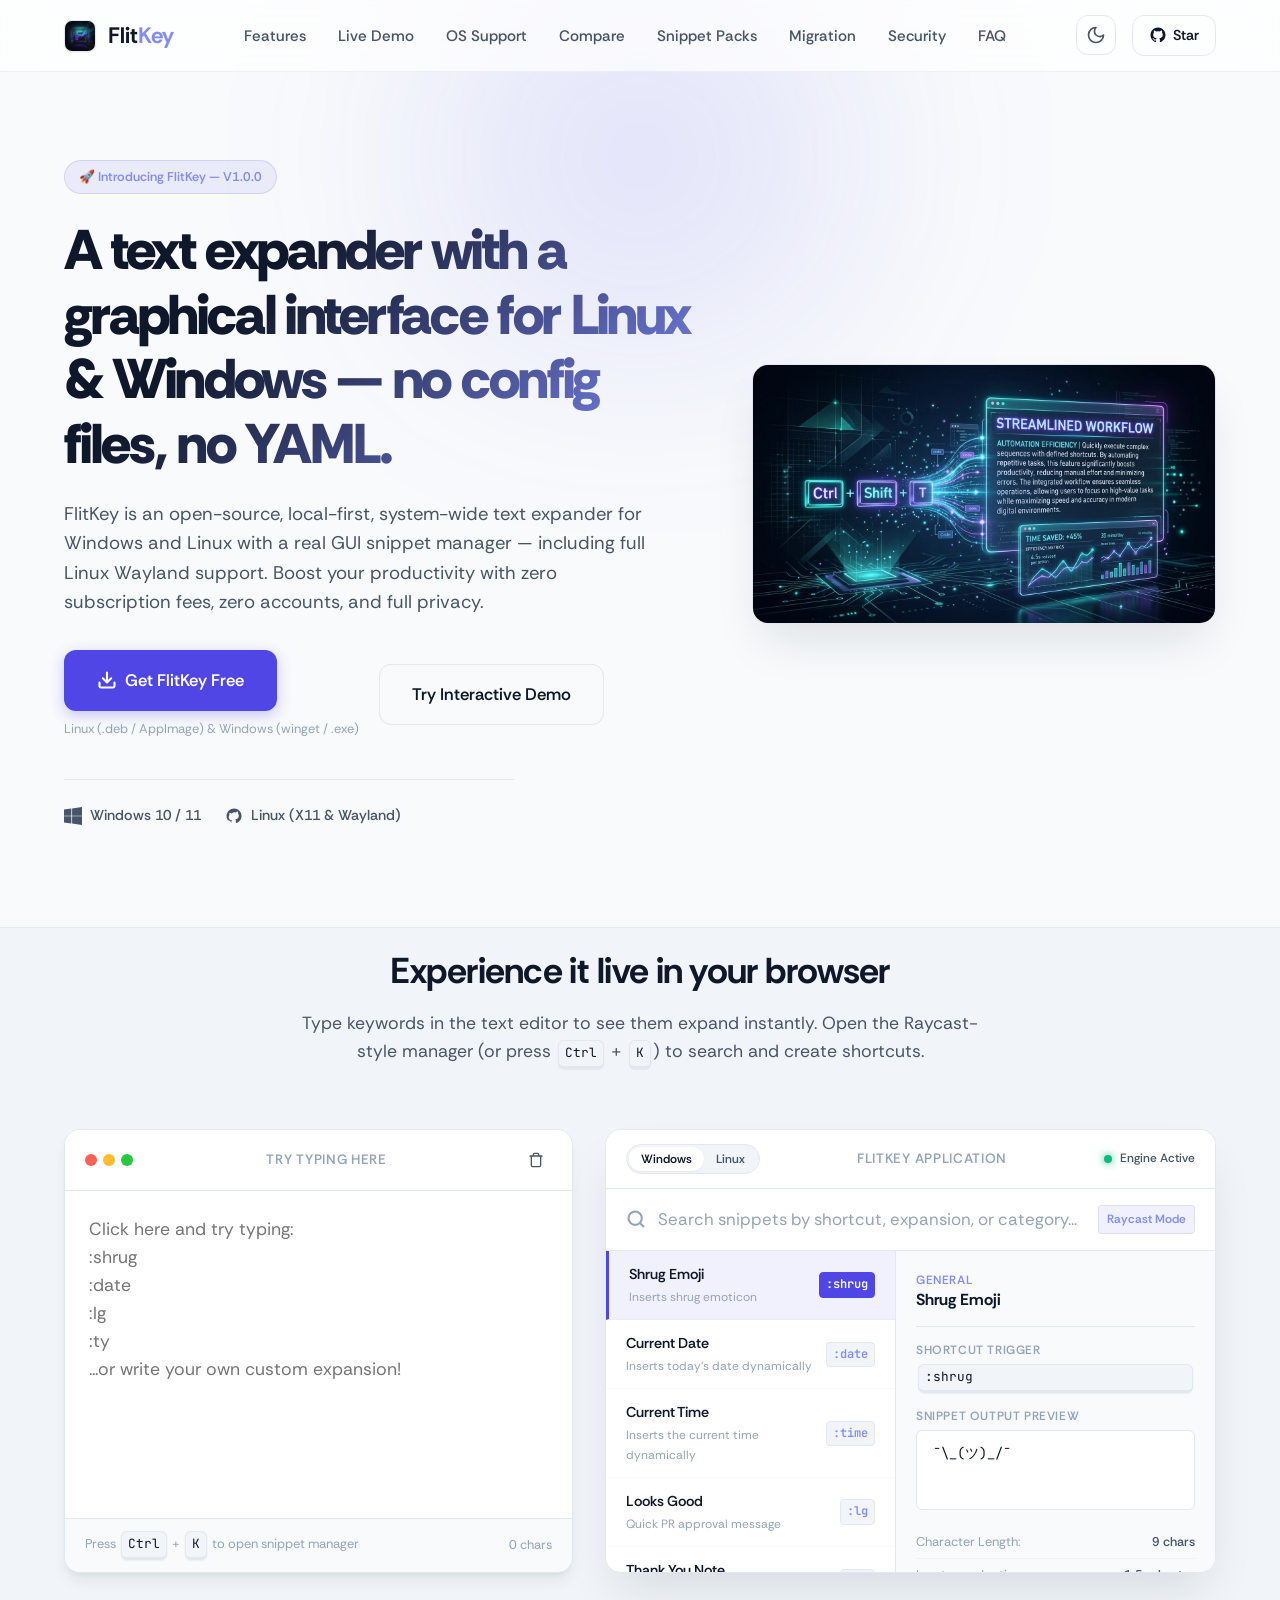
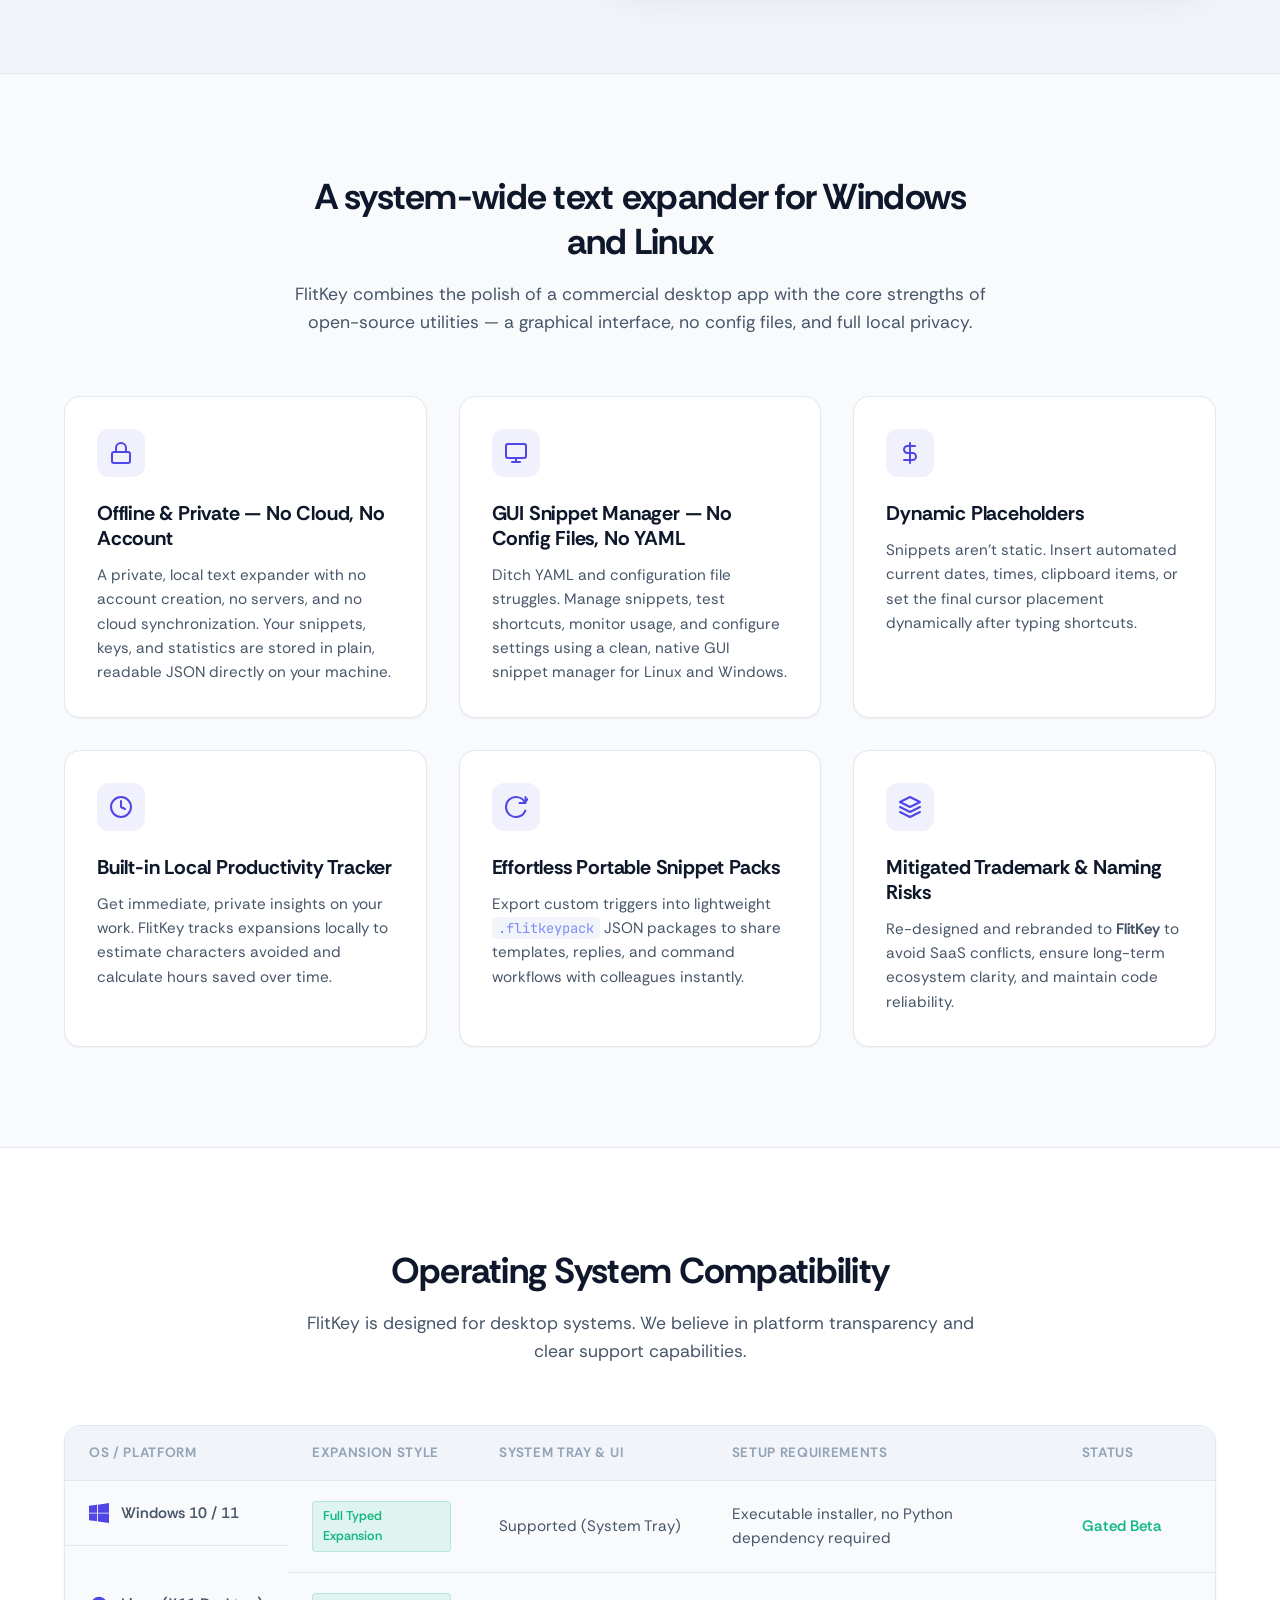
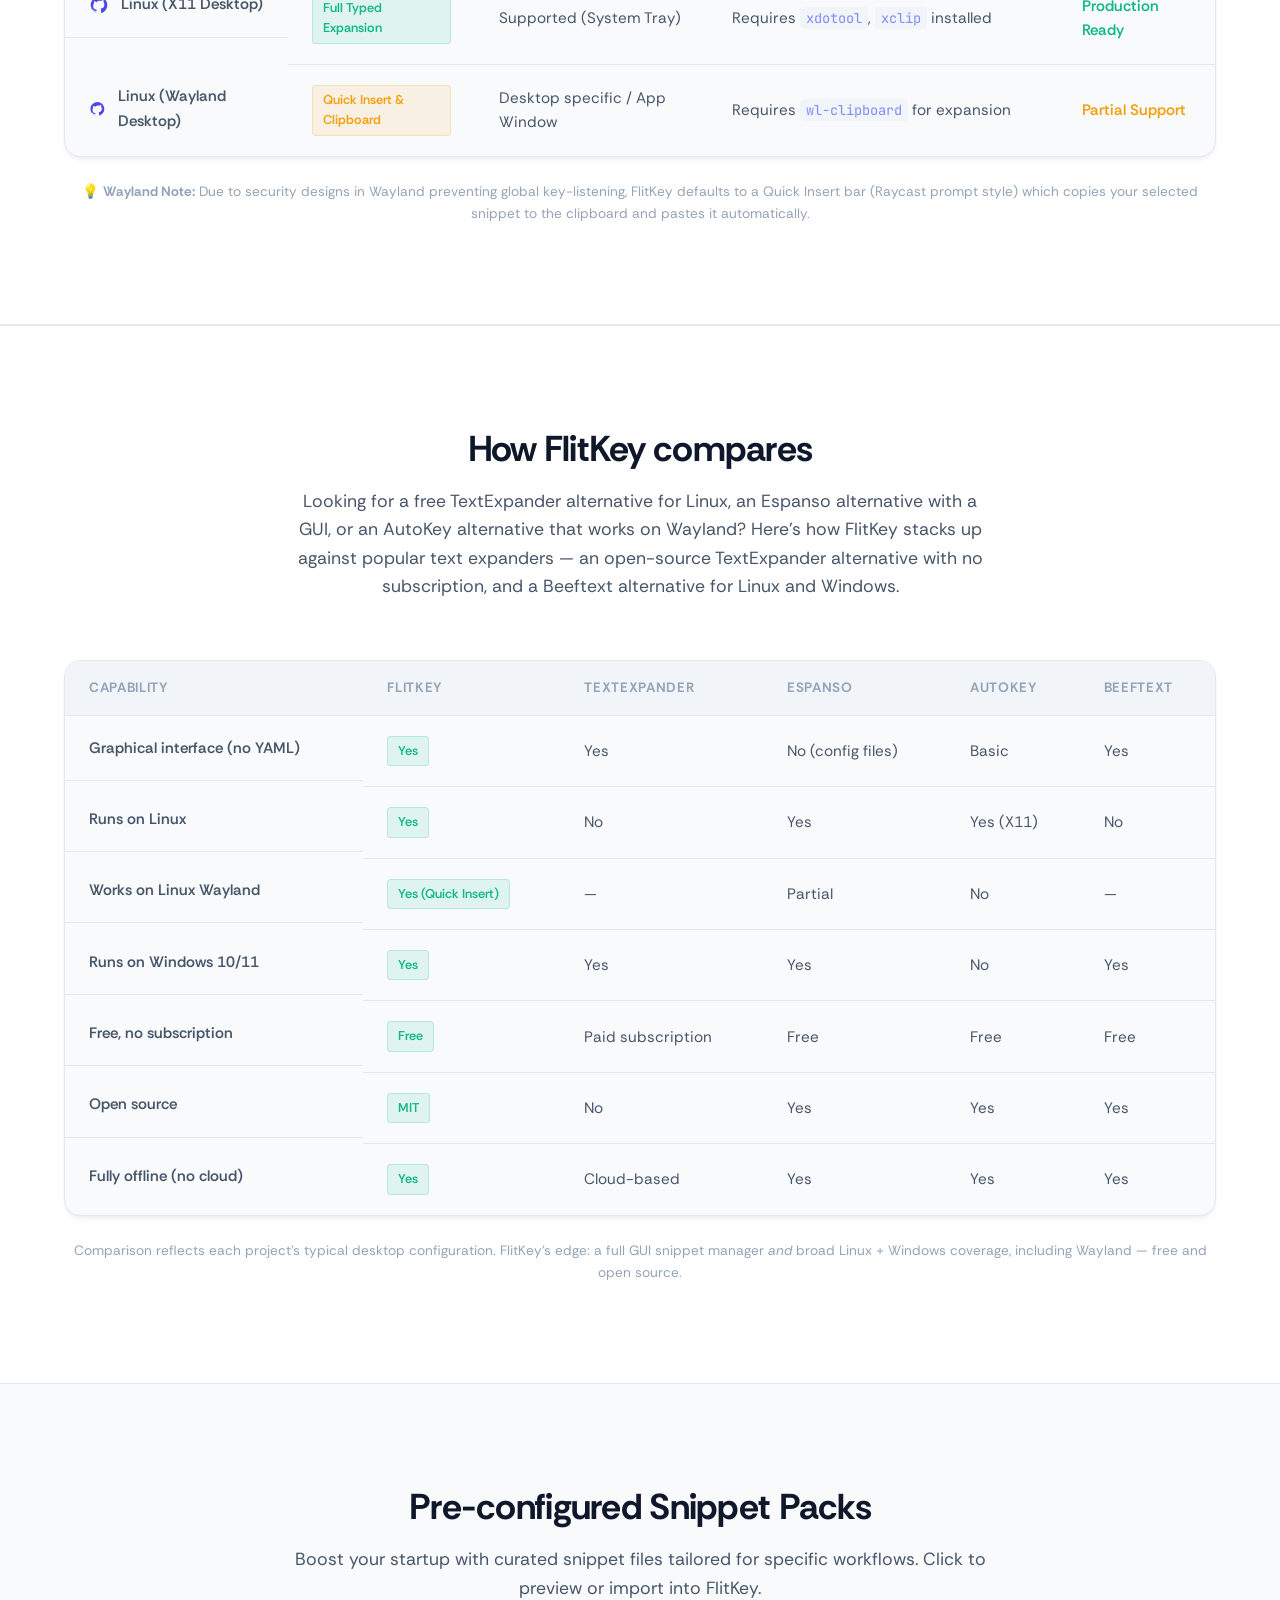
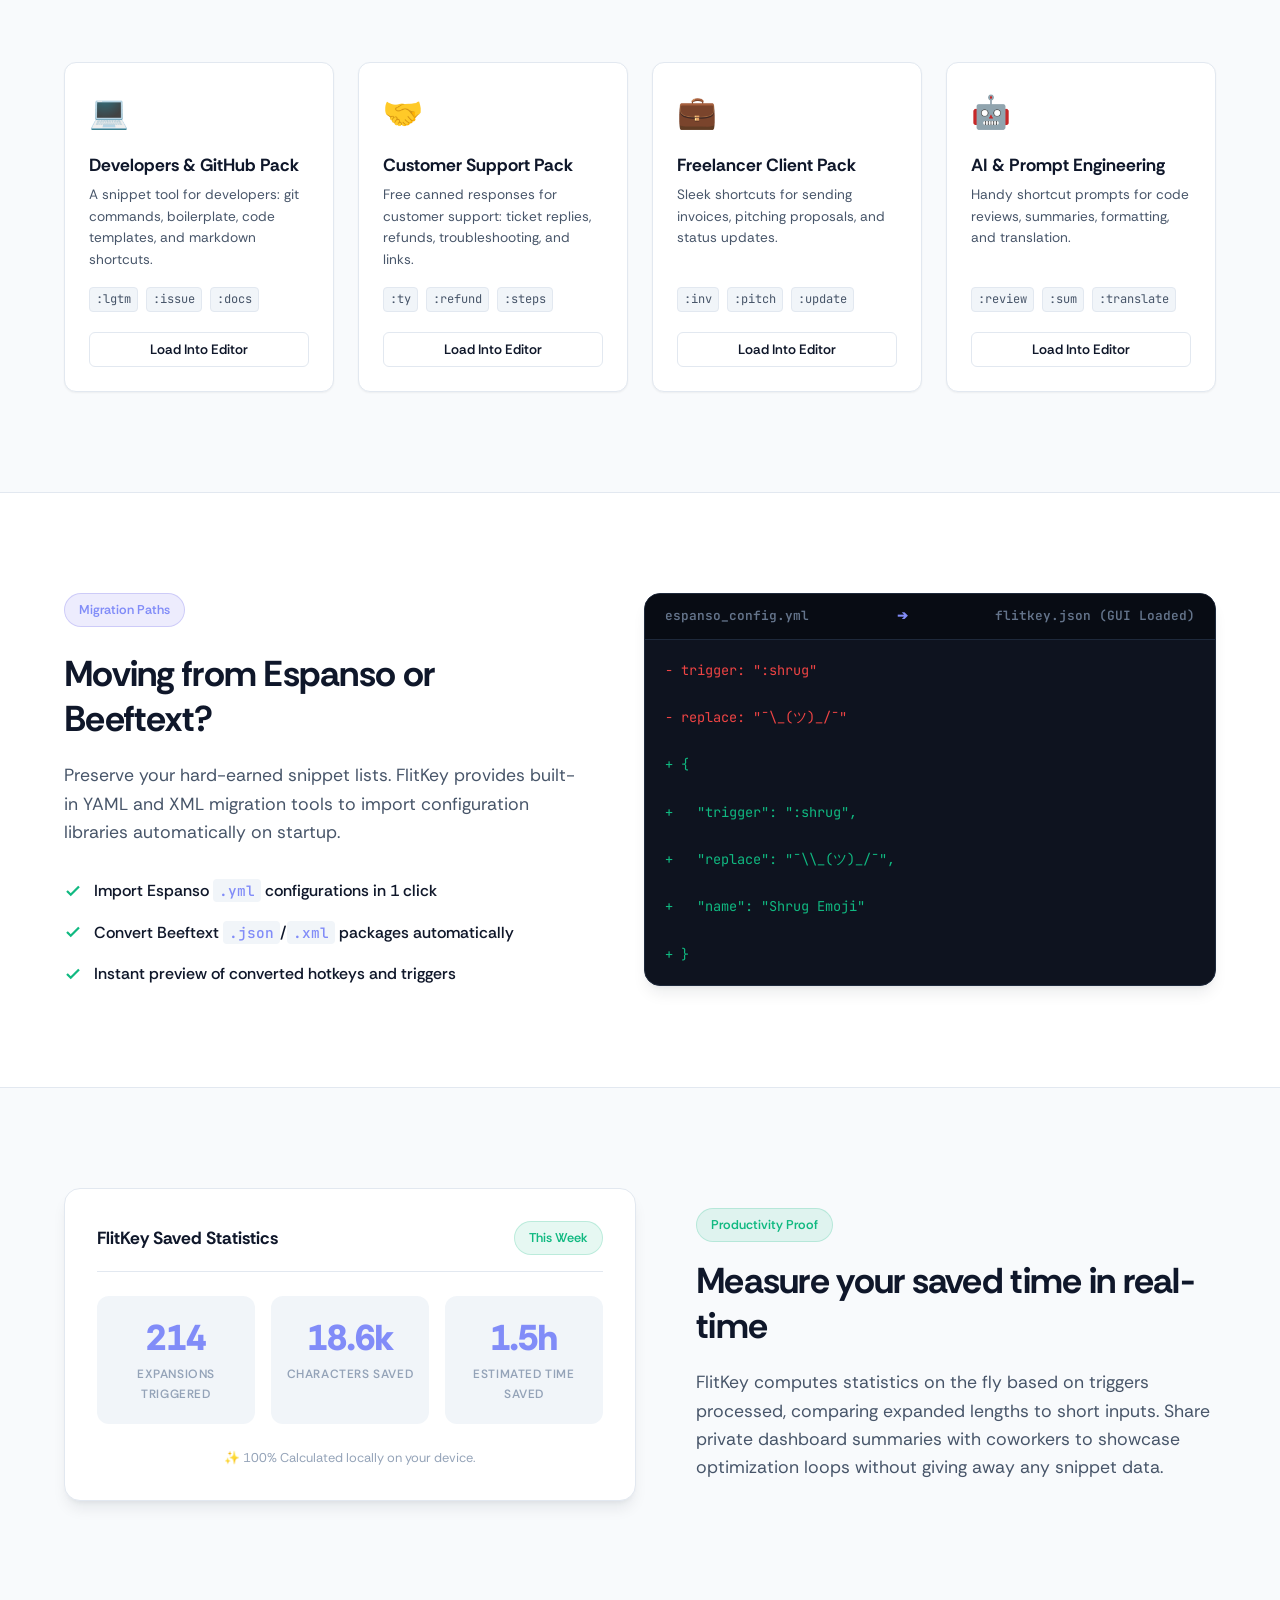
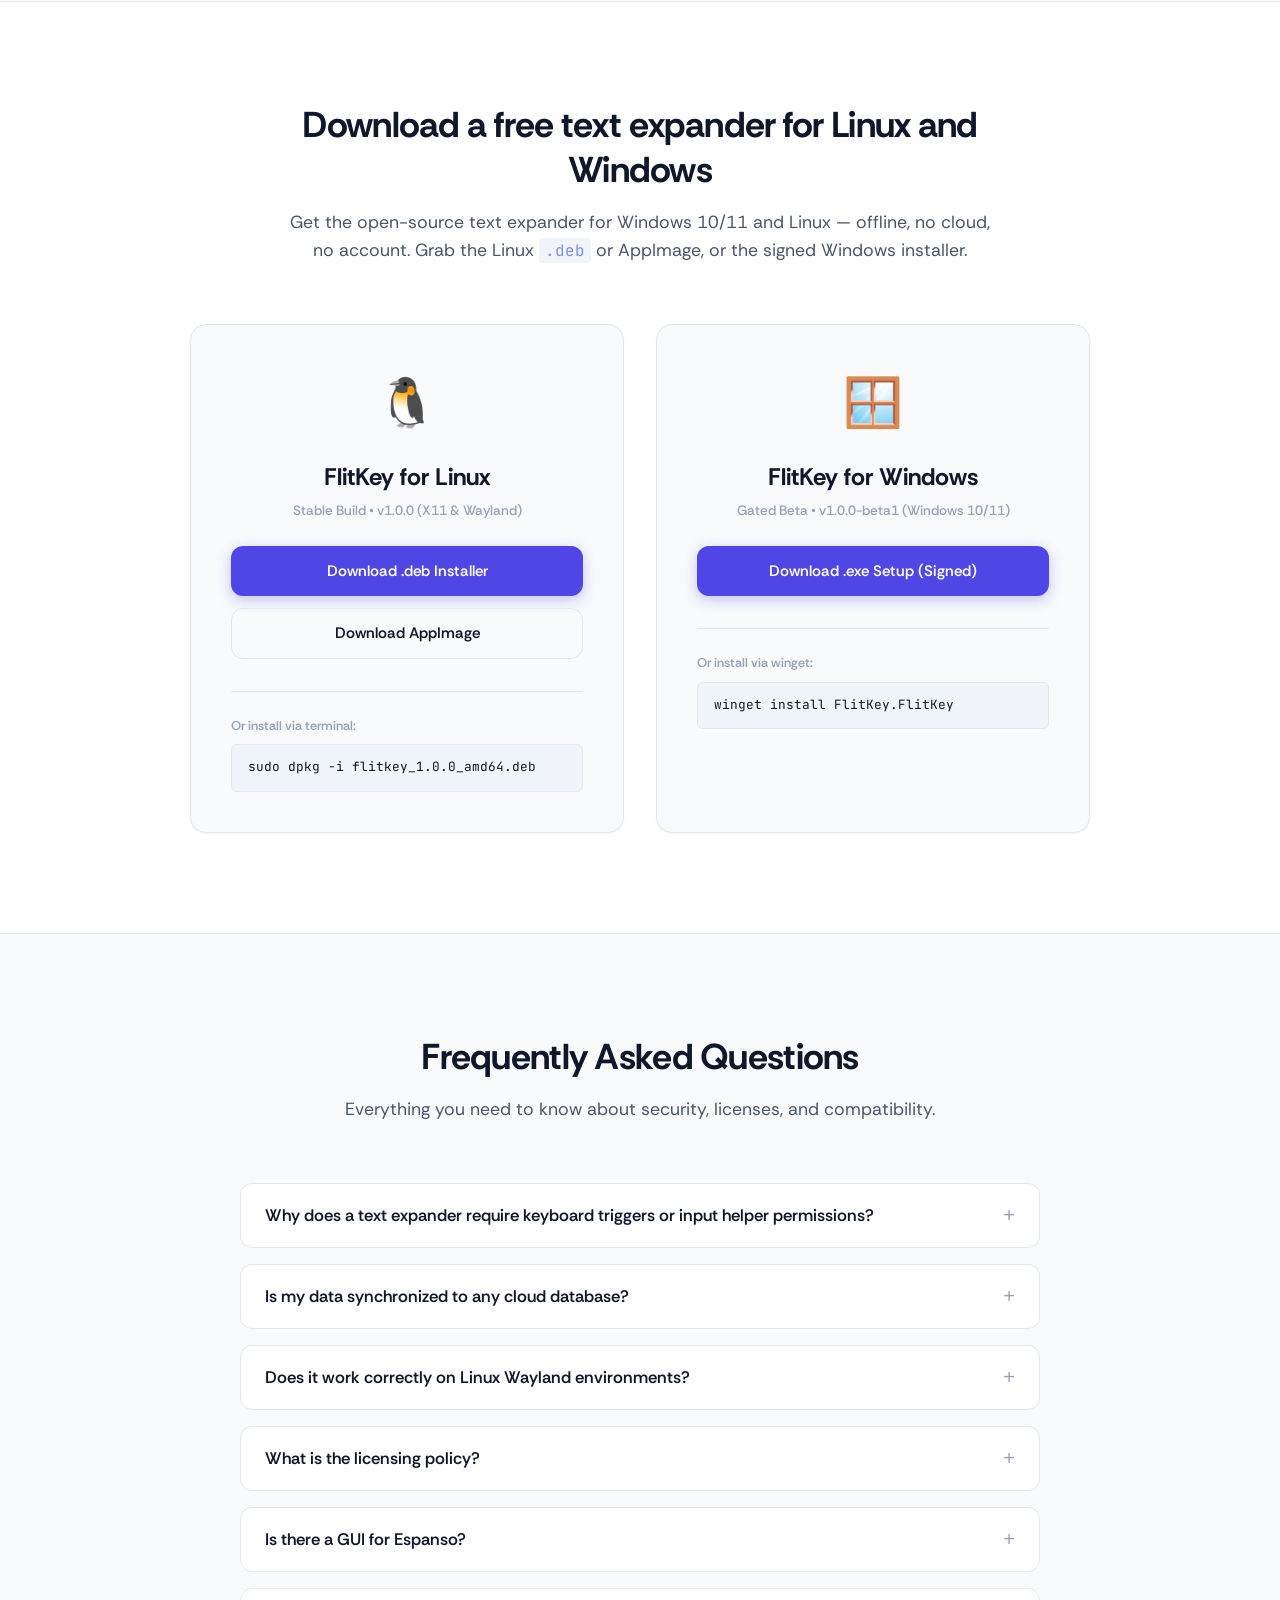
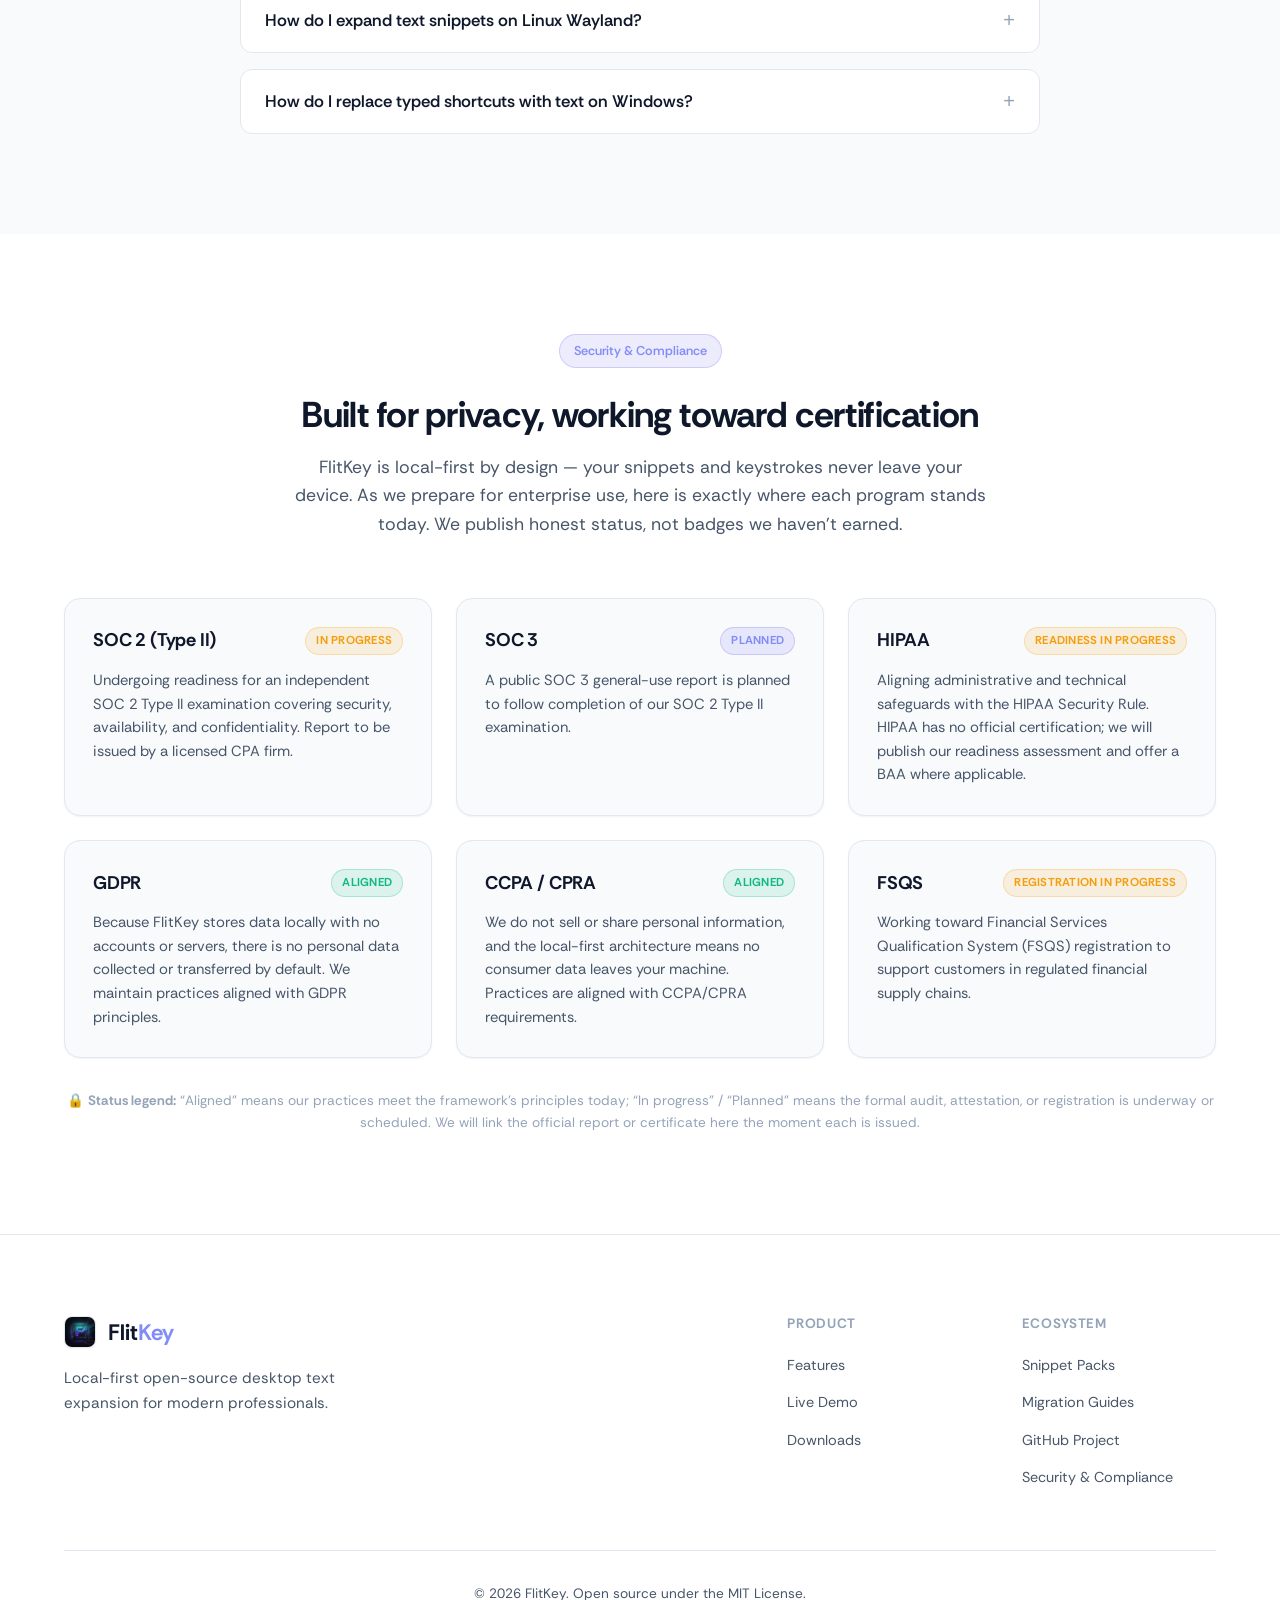
<file: flitkey-website/index.html>
<!DOCTYPE html>
<html lang="en">
<head>
  <meta charset="UTF-8">
  <meta name="viewport" content="width=device-width, initial-scale=1.0">
  <title>FlitKey — Free Open-Source Text Expander for Windows &amp; Linux</title>
  <meta name="description" content="FlitKey is a free TextExpander alternative for Linux and Windows — an open-source, local-first text expander with a graphical interface (no config files, no YAML). A great Espanso alternative with a GUI and an AutoKey alternative that works on Wayland. No subscription, no account, fully offline.">
  <meta name="keywords" content="free TextExpander alternative for Linux, espanso alternative with a GUI, AutoKey alternative that works on Wayland, open-source TextExpander alternative no subscription, Beeftext alternative for Linux and Windows, text expander with a graphical interface for Linux, text expander without config files, text expander for Linux Wayland, GUI snippet manager for Linux, system-wide text expander for Windows and Linux, free text expander for Linux and Windows, open-source text expander for Windows 10/11, offline text expander no cloud, private local text expander">
  <meta name="author" content="FlitKey">
  <meta name="robots" content="index, follow, max-image-preview:large">
  <meta name="theme-color" content="#4f46e5" media="(prefers-color-scheme: light)">
  <meta name="theme-color" content="#0f172a" media="(prefers-color-scheme: dark)">
  <link rel="canonical" href="https://flitkey.app/">

  <!-- Open Graph / Facebook -->
  <meta property="og:type" content="website">
  <meta property="og:site_name" content="FlitKey">
  <meta property="og:url" content="https://flitkey.app/">
  <meta property="og:title" content="FlitKey — Free Open-Source Text Expander for Windows &amp; Linux">
  <meta property="og:description" content="A free, open-source, local-first text expander with a graphical snippet manager for Windows and Linux. No accounts, no subscription, no cloud — a private TextExpander alternative.">
  <meta property="og:image" content="https://flitkey.app/assets/hero.jpg">
  <meta property="og:image:alt" content="FlitKey desktop text expander interface">
  <meta property="og:locale" content="en_US">

  <!-- Twitter -->
  <meta name="twitter:card" content="summary_large_image">
  <meta name="twitter:title" content="FlitKey — Free Open-Source Text Expander for Windows &amp; Linux">
  <meta name="twitter:description" content="A free, open-source, local-first text expander for Windows and Linux. No accounts, no subscription, no cloud.">
  <meta name="twitter:image" content="https://flitkey.app/assets/hero.jpg">

  <!-- Favicon -->
  <link rel="icon" type="image/svg+xml" href="data:image/svg+xml,<svg xmlns=%22http://www.w3.org/2000/svg%22 viewBox=%220 0 100 100%22><rect width=%22100%22 height=%22100%22 rx=%2220%22 fill=%22%234f46e5%22/><text y=%2270%22 x=%2216%22 font-family=%22system-ui%22 font-size=%2256%22 font-weight=%22bold%22 fill=%22white%22>FK</text></svg>">
  
  <!-- Fonts -->
  <link rel="preconnect" href="https://fonts.googleapis.com">
  <link rel="preconnect" href="https://fonts.gstatic.com" crossorigin>
  <link href="https://fonts.googleapis.com/css2?family=JetBrains+Mono:wght@400;500;600&family=Plus+Jakarta+Sans:wght@300;400;500;600;700;800&family=Rethink+Sans:wght@400;500;600;700;800&family=Space+Grotesk:wght@400;500;600;700;800&display=swap" rel="stylesheet">
  
  <!-- Preload the hero image (LCP) -->
  <link rel="preload" as="image" href="assets/hero.jpg" fetchpriority="high">

  <!-- Dark mode prevention of FOUC -->
  <meta name="color-scheme" content="light dark">
  <script>
    {
      const savedTheme = localStorage.getItem("color-scheme");
      if (savedTheme) {
        document.documentElement.setAttribute("data-theme", savedTheme);
      } else if (window.matchMedia("(prefers-color-scheme: dark)").matches) {
        document.documentElement.setAttribute("data-theme", "dark");
      } else {
        document.documentElement.setAttribute("data-theme", "light");
      }
    }
  </script>

  <!-- Stylesheet -->
  <link rel="stylesheet" href="style.css">

  <!-- Structured Data -->
  <script type="application/ld+json">
  {
    "@context": "https://schema.org",
    "@graph": [
      {
        "@type": "SoftwareApplication",
        "name": "FlitKey",
        "operatingSystem": "Windows 10, Windows 11, Linux",
        "applicationCategory": "UtilitiesApplication",
        "description": "FlitKey is a free, open-source, local-first desktop text expander with a graphical snippet manager for Windows and Linux. It expands keyboard shortcuts into full text snippets without accounts, subscriptions, or cloud sync.",
        "url": "https://flitkey.app/",
        "downloadUrl": "https://github.com/swarajnandedkar/FlitKey/releases",
        "softwareVersion": "1.0.0",
        "license": "https://opensource.org/licenses/MIT",
        "isAccessibleForFree": true,
        "offers": {
          "@type": "Offer",
          "price": "0",
          "priceCurrency": "USD"
        }
      },
      {
        "@type": "FAQPage",
        "mainEntity": [
          {
            "@type": "Question",
            "name": "Is my data synchronized to any cloud database?",
            "acceptedAnswer": {
              "@type": "Answer",
              "text": "No. FlitKey stores snippets, history, and preferences locally in plain-text JSON within your local system directory. We do not run synchronization servers, nor do we require an account."
            }
          },
          {
            "@type": "Question",
            "name": "Does FlitKey work on Linux Wayland environments?",
            "acceptedAnswer": {
              "@type": "Answer",
              "text": "Yes. Because Wayland restricts system-wide key monitoring for security, FlitKey uses a Quick Insert command bar on Wayland: press the hotkey, search a snippet, press Enter, and it is inserted via the clipboard."
            }
          },
          {
            "@type": "Question",
            "name": "What is the licensing policy?",
            "acceptedAnswer": {
              "@type": "Answer",
              "text": "FlitKey is licensed under the MIT License. The code is 100% open-source and free to inspect, package, fork, or contribute to on GitHub."
            }
          },
          {
            "@type": "Question",
            "name": "Is FlitKey a free alternative to TextExpander?",
            "acceptedAnswer": {
              "@type": "Answer",
              "text": "Yes. FlitKey is a free, open-source, local-first alternative to subscription text expanders. It works offline with no accounts and no monthly fees."
            }
          },
          {
            "@type": "Question",
            "name": "Is there a GUI for Espanso?",
            "acceptedAnswer": {
              "@type": "Answer",
              "text": "Espanso is configured through YAML files rather than a graphical interface. FlitKey is an Espanso alternative with a full GUI snippet manager and can import existing Espanso .yml files on startup."
            }
          },
          {
            "@type": "Question",
            "name": "How do I expand text snippets on Linux Wayland?",
            "acceptedAnswer": {
              "@type": "Answer",
              "text": "On Wayland, global key monitoring is restricted, so FlitKey uses a Quick Insert command bar: press your hotkey, search the snippet, and press Enter to insert it via the clipboard. This makes FlitKey an AutoKey alternative that works on Wayland."
            }
          },
          {
            "@type": "Question",
            "name": "How do I replace typed shortcuts with text on Windows?",
            "acceptedAnswer": {
              "@type": "Answer",
              "text": "Install FlitKey for Windows 10/11, define a shortcut and its expansion in the GUI, and FlitKey listens system-wide to instantly replace the shortcut with the full text in any app — offline, with no account."
            }
          }
        ]
      },
      {
        "@type": "Organization",
        "name": "FlitKey",
        "url": "https://flitkey.app/",
        "logo": "https://flitkey.app/assets/logo.jpg"
      }
    ]
  }
  </script>
</head>
<body>
  <a href="#main-content" class="skip-link">Skip to main content</a>

  <!-- Header -->
  <header id="site-header">
    <div class="header-container">
      <a href="#" class="logo">
        <img src="assets/logo.jpg" alt="FlitKey logo" class="logo-img" width="512" height="512" decoding="async">
        <span class="logo-text">Flit<span>Key</span></span>
      </a>

      <nav id="site-nav" aria-label="Main Navigation">
        <ul>
          <li><a href="#features">Features</a></li>
          <li><a href="#demo">Live Demo</a></li>
          <li><a href="#compatibility">OS Support</a></li>
          <li><a href="#compare">Compare</a></li>
          <li><a href="#packs">Snippet Packs</a></li>
          <li><a href="#migration">Migration</a></li>
          <li><a href="#compliance">Security</a></li>
          <li><a href="#faq">FAQ</a></li>
        </ul>
      </nav>

      <div class="header-actions">
        <!-- Theme Toggle -->
        <button id="theme-toggle" class="theme-toggle-btn" aria-label="Toggle light/dark theme">
          <svg class="sun-icon" xmlns="http://www.w3.org/2000/svg" viewBox="0 0 24 24" fill="none" stroke="currentColor" stroke-width="2" stroke-linecap="round" stroke-linejoin="round">
            <circle cx="12" cy="12" r="4"></circle>
            <path d="M12 2v2M12 20v2M4.93 4.93l1.41 1.41M17.66 17.66l1.41 1.41M2 12h2M20 12h2M6.34 17.66l-1.41 1.41M19.07 4.93l-1.41 1.41"></path>
          </svg>
          <svg class="moon-icon" xmlns="http://www.w3.org/2000/svg" viewBox="0 0 24 24" fill="none" stroke="currentColor" stroke-width="2" stroke-linecap="round" stroke-linejoin="round">
            <path d="M12 3a6 6 0 0 0 9 9 9 9 0 1 1-9-9Z"></path>
          </svg>
        </button>
        
        <a href="https://github.com/swarajnandedkar/FlitKey" class="btn btn-outline github-btn" target="_blank" rel="noopener">
          <svg class="github-icon" viewBox="0 0 24 24" fill="currentColor">
            <path d="M12 2C6.477 2 2 6.477 2 12c0 4.42 2.865 8.166 6.839 9.489.5.092.682-.217.682-.482 0-.237-.008-.866-.013-1.7-2.782.603-3.369-1.34-3.369-1.34-.454-1.156-1.11-1.462-1.11-1.462-.908-.62.069-.608.069-.608 1.003.07 1.531 1.03 1.531 1.03.892 1.529 2.341 1.087 2.91.832.092-.647.35-1.088.636-1.338-2.22-.253-4.555-1.11-4.555-4.943 0-1.091.39-1.984 1.029-2.683-.103-.253-.446-1.27.098-2.647 0 0 .84-.269 2.75 1.025A9.564 9.564 0 0112 6.844c.85.004 1.705.115 2.504.337 1.909-1.294 2.747-1.025 2.747-1.025.546 1.377.203 2.394.1 2.647.64.699 1.028 1.592 1.028 2.683 0 3.842-2.339 4.687-4.566 4.935.359.309.678.919.678 1.852 0 1.336-.012 2.415-.012 2.743 0 .267.18.579.688.481C19.137 20.162 22 16.418 22 12c0-5.523-4.477-10-10-10z"/>
          </svg>
          <span>Star</span>
        </a>
      </div>
    </div>
  </header>

  <main id="main-content">
  <!-- Hero Section -->
  <section id="hero" class="hero-section">
    <div class="glow-bg"></div>
    <div class="container">
      <div class="hero-grid-container">
        <div class="hero-text-side">
          <span class="badge">🚀 Introducing FlitKey — V1.0.0</span>
          <h1 class="hero-title">A text expander with a graphical interface for Linux &amp; Windows — no config files, no YAML.</h1>
          <p class="hero-lead">
            FlitKey is an open-source, local-first, system-wide text expander for Windows and Linux with a real GUI snippet manager — including full Linux Wayland support. Boost your productivity with zero subscription fees, zero accounts, and full privacy.
          </p>
          
          <div class="hero-ctas">
            <div class="download-group">
              <a href="#downloads" class="btn btn-primary btn-large">
                <svg xmlns="http://www.w3.org/2000/svg" viewBox="0 0 24 24" fill="none" stroke="currentColor" stroke-width="2.5" stroke-linecap="round" stroke-linejoin="round" class="btn-icon">
                  <path d="M21 15v4a2 2 0 0 1-2 2H5a2 2 0 0 1-2-2v-4M7 10l5 5 5-5M12 15V3"/>
                </svg>
                <span>Get FlitKey Free</span>
              </a>
              <span class="download-sub">Linux (.deb / AppImage) & Windows (winget / .exe)</span>
            </div>
            <a href="#demo" class="btn btn-outline btn-large">
              <span>Try Interactive Demo</span>
            </a>
          </div>

          <div class="os-icons">
            <span class="os-item active-os" id="os-badge-windows">
              <svg class="os-icon" viewBox="0 0 24 24" fill="currentColor">
                <path d="M0 3.449L9.75 2.1v9.45H0V3.449zM0 12.45h9.75v9.45L0 20.551v-8.102zM10.8 1.95L24 0v11.55H10.8V1.95zM10.8 12.45H24v11.55l-13.2-1.95v-9.6z"/>
              </svg>
              Windows 10 / 11
            </span>
            <span class="os-item active-os" id="os-badge-linux">
              <svg class="os-icon" viewBox="0 0 24 24" fill="currentColor">
                <path d="M12 2a10 10 0 0 0-3.327 19.435c.162.03.222-.07.222-.156 0-.077-.003-.28-.005-.55-2.782.603-3.369-1.34-3.369-1.34-.454-1.156-1.11-1.462-1.11-1.462-.908-.62.069-.608.069-.608 1.003.07 1.531 1.03 1.531 1.03.892 1.529 2.341 1.087 2.91.832.092-.647.35-1.088.636-1.338-2.22-.253-4.555-1.11-4.555-4.943 0-1.091.39-1.984 1.029-2.683-.103-.253-.446-1.27.098-2.647 0 0 .84-.269 2.75 1.025A9.564 9.564 0 0112 6.844c.85.004 1.705.115 2.504.337 1.909-1.294 2.747-1.025 2.747-1.025.546 1.377.203 2.394.1 2.647.64.699 1.028 1.592 1.028 2.683 0 3.842-2.339 4.687-4.566 4.935.359.309.678.919.678 1.852 0 1.336-.012 2.415-.012 2.743 0 .267.18.579.688.481C19.137 20.162 22 16.418 22 12c0-5.523-4.477-10-10-10z"/>
              </svg>
              Linux (X11 & Wayland)
            </span>
          </div>
        </div>
        <div class="hero-visual-side">
          <div class="hero-image-wrapper">
            <img src="assets/hero.jpg" alt="FlitKey desktop text expander snippet manager interface" class="hero-image" width="1376" height="768" fetchpriority="high" decoding="async">
            <div class="hero-image-glow"></div>
          </div>
        </div>
      </div>
    </div>
  </section>

  <!-- Interactive Demo / Raycast Launcher Simulator Section -->
  <section id="demo" class="demo-section">
    <div class="container">
      <div class="section-header">
        <h2>Experience it live in your browser</h2>
        <p>Type keywords in the text editor to see them expand instantly. Open the Raycast-style manager (or press <kbd>Ctrl</kbd> + <kbd>K</kbd>) to search and create shortcuts.</p>
      </div>

      <div class="demo-grid">
        <!-- Interactive Text Sandbox -->
        <div class="demo-panel sandbox-panel">
          <div class="panel-header">
            <div class="window-dots">
              <span class="dot red"></span>
              <span class="dot yellow"></span>
              <span class="dot green"></span>
            </div>
            <span class="panel-title">Try Typing Here</span>
            <div class="panel-actions">
              <button id="clear-sandbox" class="btn-icon-only" title="Clear text">
                <svg xmlns="http://www.w3.org/2000/svg" viewBox="0 0 24 24" fill="none" stroke="currentColor" stroke-width="2" stroke-linecap="round" stroke-linejoin="round" style="width: 16px; height: 16px;"><path d="M3 6h18M19 6v14c0 1-1 2-2 2H7c-1 0-2-1-2-2V6M8 6V4c0-1 1-2 2-2h4c1 0 2 1 2 2v2"></path></svg>
              </button>
            </div>
          </div>
          <div class="panel-body">
            <textarea id="demo-textarea" placeholder="Click here and try typing:
:shrug
:date
:lg
:ty
...or write your own custom expansion!"></textarea>
            
            <div class="editor-footer">
              <span class="shortcut-tip">Press <kbd>Ctrl</kbd> + <kbd>K</kbd> to open snippet manager</span>
              <span class="char-count" id="editor-char-count">0 chars</span>
            </div>
          </div>
        </div>

        <!-- Simulated Raycast Desktop App Manager -->
        <div class="demo-panel app-panel" id="app-window">
          <div class="panel-header">
            <div class="window-os-controls">
              <!-- Dynamically switches based on platform selector -->
              <div class="os-selector-pill">
                <button class="os-toggle active" data-platform="windows">Windows</button>
                <button class="os-toggle" data-platform="linux">Linux</button>
              </div>
            </div>
            <span class="panel-title">FlitKey Application</span>
            <div class="os-indicators-header">
              <span class="status-dot green"></span>
              <span class="status-txt">Engine Active</span>
            </div>
          </div>
          
          <div class="app-container">
            <!-- Raycast Command Bar -->
            <div class="raycast-search-bar">
              <svg class="search-icon" xmlns="http://www.w3.org/2000/svg" viewBox="0 0 24 24" fill="none" stroke="currentColor" stroke-width="2.5" stroke-linecap="round" stroke-linejoin="round">
                <circle cx="11" cy="11" r="8"></circle>
                <path d="m21 21-4.3-4.3"></path>
              </svg>
              <input type="text" id="raycast-input" placeholder="Search snippets by shortcut, expansion, or category..." autocomplete="off">
              <span class="raycast-badge">Raycast Mode</span>
            </div>

            <div class="app-main-view">
              <!-- Snippet List -->
              <div class="snippet-list-column">
                <div class="snippet-list-scroll" id="snippet-list-items">
                  <!-- JS injected items -->
                </div>
                <div class="list-footer">
                  <span>Use <kbd>↑</kbd><kbd>↓</kbd> keys to navigate</span>
                  <span><kbd>Enter</kbd> to select</span>
                </div>
              </div>

              <!-- Detail Pane / Raycast Sidebar -->
              <div class="snippet-detail-pane" id="snippet-detail">
                <!-- JS injected details -->
              </div>
            </div>
          </div>
        </div>
      </div>
      
      <!-- Live Feedback Notification Toast -->
      <div id="demo-toast" class="toast hidden">
        <svg xmlns="http://www.w3.org/2000/svg" viewBox="0 0 24 24" fill="none" stroke="currentColor" stroke-width="2.5" class="toast-icon">
          <path d="M22 11.08V12a10 10 0 1 1-5.93-9.14"></path>
          <path d="m22 4-10 10.01-3-30"></path>
        </svg>
        <span id="toast-message">Expanded :date!</span>
      </div>
    </div>
  </section>

  <!-- Core Pillars / Features Section -->
  <section id="features" class="features-section">
    <div class="container">
      <div class="section-header">
        <h2>A system-wide text expander for Windows and Linux</h2>
        <p>FlitKey combines the polish of a commercial desktop app with the core strengths of open-source utilities — a graphical interface, no config files, and full local privacy.</p>
      </div>

      <div class="features-grid">
        <div class="feature-card">
          <div class="feature-icon-wrapper">
            <svg xmlns="http://www.w3.org/2000/svg" viewBox="0 0 24 24" fill="none" stroke="currentColor" stroke-width="2" stroke-linecap="round" stroke-linejoin="round" class="feature-icon">
              <rect x="3" y="11" width="18" height="11" rx="2" ry="2"></rect>
              <path d="M7 11V7a5 5 0 0 1 10 0v4"></path>
            </svg>
          </div>
          <h3>Offline &amp; Private — No Cloud, No Account</h3>
          <p>A private, local text expander with no account creation, no servers, and no cloud synchronization. Your snippets, keys, and statistics are stored in plain, readable JSON directly on your machine.</p>
        </div>

        <div class="feature-card">
          <div class="feature-icon-wrapper">
            <svg xmlns="http://www.w3.org/2000/svg" viewBox="0 0 24 24" fill="none" stroke="currentColor" stroke-width="2" stroke-linecap="round" stroke-linejoin="round" class="feature-icon">
              <rect x="2" y="3" width="20" height="14" rx="2" ry="2"></rect>
              <line x1="8" y1="21" x2="16" y2="21"></line>
              <line x1="12" y1="17" x2="12" y2="21"></line>
            </svg>
          </div>
          <h3>GUI Snippet Manager — No Config Files, No YAML</h3>
          <p>Ditch YAML and configuration file struggles. Manage snippets, test shortcuts, monitor usage, and configure settings using a clean, native GUI snippet manager for Linux and Windows.</p>
        </div>

        <div class="feature-card">
          <div class="feature-icon-wrapper">
            <svg xmlns="http://www.w3.org/2000/svg" viewBox="0 0 24 24" fill="none" stroke="currentColor" stroke-width="2" stroke-linecap="round" stroke-linejoin="round" class="feature-icon">
              <path d="M12 2v20M17 5H9.5a3.5 3.5 0 0 0 0 7h5a3.5 3.5 0 0 1 0 7H6"></path>
            </svg>
          </div>
          <h3>Dynamic Placeholders</h3>
          <p>Snippets aren't static. Insert automated current dates, times, clipboard items, or set the final cursor placement dynamically after typing shortcuts.</p>
        </div>

        <div class="feature-card">
          <div class="feature-icon-wrapper">
            <svg xmlns="http://www.w3.org/2000/svg" viewBox="0 0 24 24" fill="none" stroke="currentColor" stroke-width="2" stroke-linecap="round" stroke-linejoin="round" class="feature-icon">
              <circle cx="12" cy="12" r="10"></circle>
              <polyline points="12 6 12 12 16 14"></polyline>
            </svg>
          </div>
          <h3>Built-in Local Productivity Tracker</h3>
          <p>Get immediate, private insights on your work. FlitKey tracks expansions locally to estimate characters avoided and calculate hours saved over time.</p>
        </div>

        <div class="feature-card">
          <div class="feature-icon-wrapper">
            <svg xmlns="http://www.w3.org/2000/svg" viewBox="0 0 24 24" fill="none" stroke="currentColor" stroke-width="2" stroke-linecap="round" stroke-linejoin="round" class="feature-icon">
              <path d="M21.5 2v6h-6M21.34 15.57a10 10 0 1 1-.57-8.38l5.67-5.67"></path>
            </svg>
          </div>
          <h3>Effortless Portable Snippet Packs</h3>
          <p>Export custom triggers into lightweight <code>.flitkeypack</code> JSON packages to share templates, replies, and command workflows with colleagues instantly.</p>
        </div>

        <div class="feature-card">
          <div class="feature-icon-wrapper">
            <svg xmlns="http://www.w3.org/2000/svg" viewBox="0 0 24 24" fill="none" stroke="currentColor" stroke-width="2" stroke-linecap="round" stroke-linejoin="round" class="feature-icon">
              <polygon points="12 2 2 7 12 12 22 7 12 2"></polygon>
              <polyline points="2 17 12 22 22 17"></polyline>
              <polyline points="2 12 12 17 22 12"></polyline>
            </svg>
          </div>
          <h3>Mitigated Trademark & Naming Risks</h3>
          <p>Re-designed and rebranded to <strong>FlitKey</strong> to avoid SaaS conflicts, ensure long-term ecosystem clarity, and maintain code reliability.</p>
        </div>
      </div>
    </div>
  </section>

  <!-- OS Support & Platform Compatibility Matrix Section -->
  <section id="compatibility" class="compatibility-section">
    <div class="container">
      <div class="section-header">
        <h2>Operating System Compatibility</h2>
        <p>FlitKey is designed for desktop systems. We believe in platform transparency and clear support capabilities.</p>
      </div>

      <div class="table-wrapper">
        <table class="compatibility-table">
          <thead>
            <tr>
              <th>OS / Platform</th>
              <th>Expansion Style</th>
              <th>System Tray & UI</th>
              <th>Setup Requirements</th>
              <th>Status</th>
            </tr>
          </thead>
          <tbody>
            <tr>
              <td class="platform-name">
                <svg viewBox="0 0 24 24" fill="currentColor" class="table-os-icon"><path d="M0 3.449L9.75 2.1v9.45H0V3.449zM0 12.45h9.75v9.45L0 20.551v-8.102zM10.8 1.95L24 0v11.55H10.8V1.95zM10.8 12.45H24v11.55l-13.2-1.95v-9.6z"/></svg>
                <span>Windows 10 / 11</span>
              </td>
              <td><span class="status-badge full">Full Typed Expansion</span></td>
              <td>Supported (System Tray)</td>
              <td>Executable installer, no Python dependency required</td>
              <td class="status-col active">Gated Beta</td>
            </tr>
            <tr>
              <td class="platform-name">
                <svg viewBox="0 0 24 24" fill="currentColor" class="table-os-icon"><path d="M12 2a10 10 0 0 0-3.327 19.435c.162.03.222-.07.222-.156 0-.077-.003-.28-.005-.55-2.782.603-3.369-1.34-3.369-1.34-.454-1.156-1.11-1.462-1.11-1.462-.908-.62.069-.608.069-.608 1.003.07 1.531 1.03 1.531 1.03.892 1.529 2.341 1.087 2.91.832.092-.647.35-1.088.636-1.338-2.22-.253-4.555-1.11-4.555-4.943 0-1.091.39-1.984 1.029-2.683-.103-.253-.446-1.27.098-2.647 0 0 .84-.269 2.75 1.025A9.564 9.564 0 0112 6.844c.85.004 1.705.115 2.504.337 1.909-1.294 2.747-1.025 2.747-1.025.546 1.377.203 2.394.1 2.647.64.699 1.028 1.592 1.028 2.683 0 3.842-2.339 4.687-4.566 4.935.359.309.678.919.678 1.852 0 1.336-.012 2.415-.012 2.743 0 .267.18.579.688.481C19.137 20.162 22 16.418 22 12c0-5.523-4.477-10-10-10z"/></svg>
                <span>Linux (X11 Desktop)</span>
              </td>
              <td><span class="status-badge full">Full Typed Expansion</span></td>
              <td>Supported (System Tray)</td>
              <td>Requires <code>xdotool</code>, <code>xclip</code> installed</td>
              <td class="status-col active">Production Ready</td>
            </tr>
            <tr>
              <td class="platform-name">
                <svg viewBox="0 0 24 24" fill="currentColor" class="table-os-icon"><path d="M12 2a10 10 0 0 0-3.327 19.435c.162.03.222-.07.222-.156 0-.077-.003-.28-.005-.55-2.782.603-3.369-1.34-3.369-1.34-.454-1.156-1.11-1.462-1.11-1.462-.908-.62.069-.608.069-.608 1.003.07 1.531 1.03 1.531 1.03.892 1.529 2.341 1.087 2.91.832.092-.647.35-1.088.636-1.338-2.22-.253-4.555-1.11-4.555-4.943 0-1.091.39-1.984 1.029-2.683-.103-.253-.446-1.27.098-2.647 0 0 .84-.269 2.75 1.025A9.564 9.564 0 0112 6.844c.85.004 1.705.115 2.504.337 1.909-1.294 2.747-1.025 2.747-1.025.546 1.377.203 2.394.1 2.647.64.699 1.028 1.592 1.028 2.683 0 3.842-2.339 4.687-4.566 4.935.359.309.678.919.678 1.852 0 1.336-.012 2.415-.012 2.743 0 .267.18.579.688.481C19.137 20.162 22 16.418 22 12c0-5.523-4.477-10-10-10z"/></svg>
                <span>Linux (Wayland Desktop)</span>
              </td>
              <td><span class="status-badge fallback">Quick Insert &amp; Clipboard</span></td>
              <td>Desktop specific / App Window</td>
              <td>Requires <code>wl-clipboard</code> for expansion</td>
              <td class="status-col warning">Partial Support</td>
            </tr>
          </tbody>
        </table>
      </div>
      <p class="matrix-footnote">
        💡 <strong>Wayland Note:</strong> Due to security designs in Wayland preventing global key-listening, FlitKey defaults to a Quick Insert bar (Raycast prompt style) which copies your selected snippet to the clipboard and pastes it automatically.
      </p>
    </div>
  </section>

  <!-- How It Compares Section -->
  <section id="compare" class="compatibility-section">
    <div class="container">
      <div class="section-header">
        <h2>How FlitKey compares</h2>
        <p>Looking for a free TextExpander alternative for Linux, an Espanso alternative with a GUI, or an AutoKey alternative that works on Wayland? Here's how FlitKey stacks up against popular text expanders — an open-source TextExpander alternative with no subscription, and a Beeftext alternative for Linux and Windows.</p>
      </div>

      <div class="table-wrapper">
        <table class="compatibility-table">
          <thead>
            <tr>
              <th>Capability</th>
              <th>FlitKey</th>
              <th>TextExpander</th>
              <th>Espanso</th>
              <th>AutoKey</th>
              <th>Beeftext</th>
            </tr>
          </thead>
          <tbody>
            <tr>
              <td class="platform-name"><span>Graphical interface (no YAML)</span></td>
              <td><span class="status-badge full">Yes</span></td>
              <td>Yes</td>
              <td>No (config files)</td>
              <td>Basic</td>
              <td>Yes</td>
            </tr>
            <tr>
              <td class="platform-name"><span>Runs on Linux</span></td>
              <td><span class="status-badge full">Yes</span></td>
              <td>No</td>
              <td>Yes</td>
              <td>Yes (X11)</td>
              <td>No</td>
            </tr>
            <tr>
              <td class="platform-name"><span>Works on Linux Wayland</span></td>
              <td><span class="status-badge full">Yes (Quick Insert)</span></td>
              <td>—</td>
              <td>Partial</td>
              <td>No</td>
              <td>—</td>
            </tr>
            <tr>
              <td class="platform-name"><span>Runs on Windows 10/11</span></td>
              <td><span class="status-badge full">Yes</span></td>
              <td>Yes</td>
              <td>Yes</td>
              <td>No</td>
              <td>Yes</td>
            </tr>
            <tr>
              <td class="platform-name"><span>Free, no subscription</span></td>
              <td><span class="status-badge full">Free</span></td>
              <td>Paid subscription</td>
              <td>Free</td>
              <td>Free</td>
              <td>Free</td>
            </tr>
            <tr>
              <td class="platform-name"><span>Open source</span></td>
              <td><span class="status-badge full">MIT</span></td>
              <td>No</td>
              <td>Yes</td>
              <td>Yes</td>
              <td>Yes</td>
            </tr>
            <tr>
              <td class="platform-name"><span>Fully offline (no cloud)</span></td>
              <td><span class="status-badge full">Yes</span></td>
              <td>Cloud-based</td>
              <td>Yes</td>
              <td>Yes</td>
              <td>Yes</td>
            </tr>
          </tbody>
        </table>
      </div>
      <p class="matrix-footnote">
        Comparison reflects each project's typical desktop configuration. FlitKey's edge: a full GUI snippet manager <em>and</em> broad Linux + Windows coverage, including Wayland — free and open source.
      </p>
    </div>
  </section>

  <!-- Snippet Packs Section -->
  <section id="packs" class="packs-section">
    <div class="container">
      <div class="section-header">
        <h2>Pre-configured Snippet Packs</h2>
        <p>Boost your startup with curated snippet files tailored for specific workflows. Click to preview or import into FlitKey.</p>
      </div>

      <div class="packs-slider-container">
        <!-- Pack cards -->
        <div class="packs-grid">
          <div class="pack-card" data-pack="dev">
            <div class="pack-icon">💻</div>
            <h4>Developers &amp; GitHub Pack</h4>
            <p>A snippet tool for developers: git commands, boilerplate, code templates, and markdown shortcuts.</p>
            <div class="pack-tags">
              <span>:lgtm</span> <span>:issue</span> <span>:docs</span>
            </div>
            <button class="btn btn-outline btn-small view-pack-btn" data-pack="dev">Load Into Editor</button>
          </div>

          <div class="pack-card" data-pack="support">
            <div class="pack-icon">🤝</div>
            <h4>Customer Support Pack</h4>
            <p>Free canned responses for customer support: ticket replies, refunds, troubleshooting, and links.</p>
            <div class="pack-tags">
              <span>:ty</span> <span>:refund</span> <span>:steps</span>
            </div>
            <button class="btn btn-outline btn-small view-pack-btn" data-pack="support">Load Into Editor</button>
          </div>

          <div class="pack-card" data-pack="freelance">
            <div class="pack-icon">💼</div>
            <h4>Freelancer Client Pack</h4>
            <p>Sleek shortcuts for sending invoices, pitching proposals, and status updates.</p>
            <div class="pack-tags">
              <span>:inv</span> <span>:pitch</span> <span>:update</span>
            </div>
            <button class="btn btn-outline btn-small view-pack-btn" data-pack="freelance">Load Into Editor</button>
          </div>

          <div class="pack-card" data-pack="ai">
            <div class="pack-icon">🤖</div>
            <h4>AI &amp; Prompt Engineering</h4>
            <p>Handy shortcut prompts for code reviews, summaries, formatting, and translation.</p>
            <div class="pack-tags">
              <span>:review</span> <span>:sum</span> <span>:translate</span>
            </div>
            <button class="btn btn-outline btn-small view-pack-btn" data-pack="ai">Load Into Editor</button>
          </div>
        </div>
      </div>
    </div>
  </section>

  <!-- Migration Section -->
  <section id="migration" class="migration-section">
    <div class="container">
      <div class="migration-layout">
        <div class="migration-content">
          <span class="badge badge-accent">Migration Paths</span>
          <h2>Moving from Espanso or Beeftext?</h2>
          <p>Preserve your hard-earned snippet lists. FlitKey provides built-in YAML and XML migration tools to import configuration libraries automatically on startup.</p>
          <div class="migration-features">
            <div class="mig-item">
              <svg class="check-icon" viewBox="0 0 24 24" fill="none" stroke="currentColor" stroke-width="3"><polyline points="20 6 9 17 4 12"/></svg>
              <span>Import Espanso <code>.yml</code> configurations in 1 click</span>
            </div>
            <div class="mig-item">
              <svg class="check-icon" viewBox="0 0 24 24" fill="none" stroke="currentColor" stroke-width="3"><polyline points="20 6 9 17 4 12"/></svg>
              <span>Convert Beeftext <code>.json</code>/<code>.xml</code> packages automatically</span>
            </div>
            <div class="mig-item">
              <svg class="check-icon" viewBox="0 0 24 24" fill="none" stroke="currentColor" stroke-width="3"><polyline points="20 6 9 17 4 12"/></svg>
              <span>Instant preview of converted hotkeys and triggers</span>
            </div>
          </div>
        </div>
        
        <div class="migration-visual">
          <div class="code-compare-card">
            <div class="card-header-bar">
              <span>espanso_config.yml</span>
              <span class="arrow-indicator">➔</span>
              <span>flitkey.json (GUI Loaded)</span>
            </div>
            <pre class="code-block"><code><span class="diff-minus">- trigger: ":shrug"</span>
<span class="diff-minus">- replace: "¯\_(ツ)_/¯"</span>
<span class="diff-plus">+ {</span>
<span class="diff-plus">+   "trigger": ":shrug",</span>
<span class="diff-plus">+   "replace": "¯\\_(ツ)_/¯",</span>
<span class="diff-plus">+   "name": "Shrug Emoji"</span>
<span class="diff-plus">+ }</span></code></pre>
          </div>
        </div>
      </div>
    </div>
  </section>

  <!-- Local Productivity Proof Section -->
  <section class="stats-section">
    <div class="container">
      <div class="stats-layout">
        <div class="stats-card">
          <div class="stats-header">
            <h4>FlitKey Saved Statistics</h4>
            <span class="badge green">This Week</span>
          </div>
          <div class="stats-grid">
            <div class="stat-number-box">
              <div class="number">214</div>
              <div class="label">Expansions Triggered</div>
            </div>
            <div class="stat-number-box">
              <div class="number">18.6k</div>
              <div class="label">Characters Saved</div>
            </div>
            <div class="stat-number-box">
              <div class="number">1.5h</div>
              <div class="label">Estimated Time Saved</div>
            </div>
          </div>
          <div class="stats-footer">
            <span>✨ 100% Calculated locally on your device.</span>
          </div>
        </div>

        <div class="stats-text">
          <span class="badge badge-success">Productivity Proof</span>
          <h2>Measure your saved time in real-time</h2>
          <p>FlitKey computes statistics on the fly based on triggers processed, comparing expanded lengths to short inputs. Share private dashboard summaries with coworkers to showcase optimization loops without giving away any snippet data.</p>
        </div>
      </div>
    </div>
  </section>

  <!-- Downloads Section -->
  <section id="downloads" class="downloads-section">
    <div class="container">
      <div class="section-header">
        <h2>Download a free text expander for Linux and Windows</h2>
        <p>Get the open-source text expander for Windows 10/11 and Linux — offline, no cloud, no account. Grab the Linux <code>.deb</code> or AppImage, or the signed Windows installer.</p>
      </div>

      <div class="download-cards">
        <!-- Linux Card -->
        <div class="download-card">
          <div class="card-icon">🐧</div>
          <h3>FlitKey for Linux</h3>
          <p class="version-meta">Stable Build • v1.0.0 (X11 & Wayland)</p>
          <div class="package-links">
            <a href="https://github.com/swarajnandedkar/FlitKey/releases/download/v1.0.0/flitkey_1.0.0_amd64.deb" class="btn btn-primary">
              Download .deb Installer
            </a>
            <a href="https://github.com/swarajnandedkar/FlitKey/releases/download/v1.0.0/flitkey-1.0.0.AppImage" class="btn btn-outline">
              Download AppImage
            </a>
          </div>
          <div class="install-cli">
            <p>Or install via terminal:</p>
            <pre><code>sudo dpkg -i flitkey_1.0.0_amd64.deb</code></pre>
          </div>
        </div>

        <!-- Windows Card -->
        <div class="download-card">
          <div class="card-icon">🪟</div>
          <h3>FlitKey for Windows</h3>
          <p class="version-meta">Gated Beta • v1.0.0-beta1 (Windows 10/11)</p>
          <div class="package-links">
            <a href="https://github.com/swarajnandedkar/FlitKey/releases/download/v1.0.0-beta1/FlitKey-Setup-1.0.0.exe" class="btn btn-primary">
              Download .exe Setup (Signed)
            </a>
          </div>
          <div class="install-cli">
            <p>Or install via winget:</p>
            <pre><code>winget install FlitKey.FlitKey</code></pre>
          </div>
        </div>
      </div>
    </div>
  </section>

  <!-- FAQ Section -->
  <section id="faq" class="faq-section">
    <div class="container">
      <div class="section-header">
        <h2>Frequently Asked Questions</h2>
        <p>Everything you need to know about security, licenses, and compatibility.</p>
      </div>

      <div class="faq-grid">
        <div class="faq-item" id="faq-1">
          <button class="faq-trigger" aria-expanded="false" aria-controls="faq-content-1">
            <h4>Why does a text expander require keyboard triggers or input helper permissions?</h4>
            <span class="faq-icon">+</span>
          </button>
          <div class="faq-content" id="faq-content-1" hidden>
            <p>To replace a shortcut (e.g. <code>:date</code>) system-wide, FlitKey must listen for typed characters. When a registered trigger is matched, FlitKey deletes the trigger inputs using keyboard event simulation and pastes or types the expanded content. It operates completely offline, and your keystrokes never leave your machine.</p>
          </div>
        </div>

        <div class="faq-item" id="faq-2">
          <button class="faq-trigger" aria-expanded="false" aria-controls="faq-content-2">
            <h4>Is my data synchronized to any cloud database?</h4>
            <span class="faq-icon">+</span>
          </button>
          <div class="faq-content" id="faq-content-2" hidden>
            <p>No. FlitKey stores snippets, history, and preferences locally in plain-text JSON within your local system directory (e.g., <code>~/.config/flitkey/</code> on Linux or <code>AppData/Roaming/FlitKey</code> on Windows). We do not run synchronization servers, nor do we require an account.</p>
          </div>
        </div>

        <div class="faq-item" id="faq-3">
          <button class="faq-trigger" aria-expanded="false" aria-controls="faq-content-3">
            <h4>Does it work correctly on Linux Wayland environments?</h4>
            <span class="faq-icon">+</span>
          </button>
          <div class="faq-content" id="faq-content-3" hidden>
            <p>Wayland restricts direct system-wide key monitoring for security reasons. Therefore, on Wayland sessions, FlitKey uses a dedicated "Quick Insert" command bar (Raycast style). Pressing the hotkey opens a quick selection bar where you search, press Enter, and the snippet is immediately copied and inserted using the clipboard.</p>
          </div>
        </div>

        <div class="faq-item" id="faq-4">
          <button class="faq-trigger" aria-expanded="false" aria-controls="faq-content-4">
            <h4>What is the licensing policy?</h4>
            <span class="faq-icon">+</span>
          </button>
          <div class="faq-content" id="faq-content-4" hidden>
            <p>FlitKey is licensed under the MIT License. The code is 100% open-source, and you are free to inspect, package, fork, or contribute adjustments directly on GitHub.</p>
          </div>
        </div>

        <div class="faq-item" id="faq-5">
          <button class="faq-trigger" aria-expanded="false" aria-controls="faq-content-5">
            <h4>Is there a GUI for Espanso?</h4>
            <span class="faq-icon">+</span>
          </button>
          <div class="faq-content" id="faq-content-5" hidden>
            <p>Espanso is configured through YAML files rather than a graphical interface. If you want an Espanso alternative with a GUI, FlitKey offers a full graphical snippet manager — create, edit, search, and test snippets without touching a config file — and it can import your existing Espanso <code>.yml</code> files on startup.</p>
          </div>
        </div>

        <div class="faq-item" id="faq-6">
          <button class="faq-trigger" aria-expanded="false" aria-controls="faq-content-6">
            <h4>How do I expand text snippets on Linux Wayland?</h4>
            <span class="faq-icon">+</span>
          </button>
          <div class="faq-content" id="faq-content-6" hidden>
            <p>On Wayland, global key monitoring is restricted for security, so most text expanders (including AutoKey) don't work. FlitKey solves this with a Quick Insert command bar: press your hotkey, search the snippet, press Enter, and it is inserted via the clipboard — making FlitKey an AutoKey alternative that works on Wayland.</p>
          </div>
        </div>

        <div class="faq-item" id="faq-7">
          <button class="faq-trigger" aria-expanded="false" aria-controls="faq-content-7">
            <h4>How do I replace typed shortcuts with text on Windows?</h4>
            <span class="faq-icon">+</span>
          </button>
          <div class="faq-content" id="faq-content-7" hidden>
            <p>Install FlitKey for Windows 10/11 (via the signed installer or <code>winget</code>), then define a shortcut such as <code>:addr</code> and its expansion in the GUI. FlitKey listens system-wide, so whenever you type the shortcut in any app it is instantly replaced with the full text — no cloud, no account, fully offline.</p>
          </div>
        </div>
      </div>
    </div>
  </section>

  <!-- Security & Compliance Section -->
  <section id="compliance" class="compliance-section">
    <div class="container">
      <div class="section-header">
        <span class="badge badge-accent">Security &amp; Compliance</span>
        <h2>Built for privacy, working toward certification</h2>
        <p>FlitKey is local-first by design — your snippets and keystrokes never leave your device. As we prepare for enterprise use, here is exactly where each program stands today. We publish honest status, not badges we haven't earned.</p>
      </div>

      <div class="compliance-grid">
        <div class="compliance-card">
          <div class="compliance-head">
            <h3>SOC 2 (Type II)</h3>
            <span class="compliance-status in-progress">In progress</span>
          </div>
          <p>Undergoing readiness for an independent SOC 2 Type II examination covering security, availability, and confidentiality. Report to be issued by a licensed CPA firm.</p>
        </div>

        <div class="compliance-card">
          <div class="compliance-head">
            <h3>SOC 3</h3>
            <span class="compliance-status planned">Planned</span>
          </div>
          <p>A public SOC 3 general-use report is planned to follow completion of our SOC 2 Type II examination.</p>
        </div>

        <div class="compliance-card">
          <div class="compliance-head">
            <h3>HIPAA</h3>
            <span class="compliance-status in-progress">Readiness in progress</span>
          </div>
          <p>Aligning administrative and technical safeguards with the HIPAA Security Rule. HIPAA has no official certification; we will publish our readiness assessment and offer a BAA where applicable.</p>
        </div>

        <div class="compliance-card">
          <div class="compliance-head">
            <h3>GDPR</h3>
            <span class="compliance-status aligned">Aligned</span>
          </div>
          <p>Because FlitKey stores data locally with no accounts or servers, there is no personal data collected or transferred by default. We maintain practices aligned with GDPR principles.</p>
        </div>

        <div class="compliance-card">
          <div class="compliance-head">
            <h3>CCPA / CPRA</h3>
            <span class="compliance-status aligned">Aligned</span>
          </div>
          <p>We do not sell or share personal information, and the local-first architecture means no consumer data leaves your machine. Practices are aligned with CCPA/CPRA requirements.</p>
        </div>

        <div class="compliance-card">
          <div class="compliance-head">
            <h3>FSQS</h3>
            <span class="compliance-status in-progress">Registration in progress</span>
          </div>
          <p>Working toward Financial Services Qualification System (FSQS) registration to support customers in regulated financial supply chains.</p>
        </div>
      </div>

      <p class="matrix-footnote">
        🔒 <strong>Status legend:</strong> “Aligned” means our practices meet the framework's principles today; “In progress” / “Planned” means the formal audit, attestation, or registration is underway or scheduled. We will link the official report or certificate here the moment each is issued.
      </p>
    </div>
  </section>
  </main>

  <!-- Footer -->
  <footer class="site-footer">
    <div class="container">
      <div class="footer-layout">
        <div class="footer-brand">
          <div class="logo">
            <img src="assets/logo.jpg" alt="FlitKey logo" class="logo-img" width="512" height="512" loading="lazy" decoding="async">
            <span class="logo-text">Flit<span>Key</span></span>
          </div>
          <p>Local-first open-source desktop text expansion for modern professionals.</p>
        </div>
        <div class="footer-links">
          <div>
            <h5>Product</h5>
            <ul>
              <li><a href="#features">Features</a></li>
              <li><a href="#demo">Live Demo</a></li>
              <li><a href="#downloads">Downloads</a></li>
            </ul>
          </div>
          <div>
            <h5>Ecosystem</h5>
            <ul>
              <li><a href="#packs">Snippet Packs</a></li>
              <li><a href="#migration">Migration Guides</a></li>
              <li><a href="https://github.com/swarajnandedkar/FlitKey" target="_blank" rel="noopener">GitHub Project</a></li>
              <li><a href="#compliance">Security &amp; Compliance</a></li>
            </ul>
          </div>
        </div>
      </div>
      <div class="footer-bottom">
        <p>&copy; 2026 FlitKey. Open source under the MIT License.</p>
      </div>
    </div>
  </footer>

  <!-- Main Application Logic -->
  <script src="app.js"></script>
</body>
</html>
</file>
<file: flitkey-website/style.css>
/* Custom variables and theme colors */
:root {
  --font-sans: 'Rethink Sans', 'Plus Jakarta Sans', -apple-system, BlinkMacSystemFont, 'Segoe UI', Roboto, Helvetica, Arial, sans-serif;
  --font-display: 'Rethink Sans', 'Space Grotesk', var(--font-sans);
  --font-mono: 'JetBrains Mono', 'Fira Code', 'Courier New', Courier, monospace;

  /* Color system - Default Light Theme */
  --bg-primary: #f8fafc;
  --bg-secondary: #ffffff;
  --bg-tertiary: #f1f5f9;
  --border-color: #e2e8f0;
  --text-primary: #0f172a;
  --text-secondary: #475569;
  --text-tertiary: #94a3b8;
  
  --accent: #4f46e5;
  --accent-rgb: 79, 70, 229;
  --accent-light: #818cf8;
  --accent-glow: rgba(79, 70, 229, 0.08);
  --accent-hover: #4338ca;

  --success: #10b981;
  --success-rgb: 16, 185, 129;
  --warning: #f59e0b;
  --warning-rgb: 245, 158, 11;
  --danger: #ef4444;

  /* Shadows */
  --shadow-sm: 0 1px 2px 0 rgba(0, 0, 0, 0.05);
  --shadow-md: 0 4px 6px -1px rgba(0, 0, 0, 0.05), 0 2px 4px -2px rgba(0, 0, 0, 0.05);
  --shadow-lg: 0 10px 15px -3px rgba(15, 23, 42, 0.08), 0 4px 6px -4px rgba(15, 23, 42, 0.08);
  --shadow-xl: 0 25px 50px -12px rgba(15, 23, 42, 0.12);
  --shadow-glow: 0 0 20px rgba(79, 70, 229, 0.15);

  /* Borders & Radius */
  --radius-sm: 6px;
  --radius-md: 12px;
  --radius-lg: 16px;
  --radius-full: 9999px;

  /* Glassmorphism */
  --glass-bg: rgba(255, 255, 255, 0.7);
  --glass-border: rgba(226, 232, 240, 0.6);
  --glass-blur: 16px;

  /* Scrollbar defaults */
  --scrollbar-thumb: #cbd5e1;
  --scrollbar-track: #f1f5f9;
}

/* Dark Theme Override */
[data-theme="dark"] {
  --bg-primary: #0a0e17;
  --bg-secondary: #121824;
  --bg-tertiary: #1a2333;
  --border-color: #243048;
  --text-primary: #f8fafc;
  --text-secondary: #94a3b8;
  --text-tertiary: #64748b;
  
  --accent: #6366f1;
  --accent-rgb: 99, 102, 241;
  --accent-light: #a5b4fc;
  --accent-glow: rgba(99, 102, 241, 0.18);
  --accent-hover: #4f46e5;

  --success: #34d399;
  --warning: #fbbf24;
  --danger: #f87171;

  --shadow-sm: 0 1px 2px 0 rgba(0, 0, 0, 0.5);
  --shadow-md: 0 4px 6px -1px rgba(0, 0, 0, 0.4), 0 2px 4px -2px rgba(0, 0, 0, 0.3);
  --shadow-lg: 0 10px 15px -3px rgba(0, 0, 0, 0.5), 0 4px 6px -4px rgba(0, 0, 0, 0.4);
  --shadow-xl: 0 25px 50px -12px rgba(0, 0, 0, 0.6);
  --shadow-glow: 0 0 25px rgba(99, 102, 241, 0.25);

  --glass-bg: rgba(18, 24, 36, 0.75);
  --glass-border: rgba(36, 48, 72, 0.6);

  --scrollbar-thumb: #334155;
  --scrollbar-track: #0f172a;
}

/* Reset and base styles */
* {
  box-sizing: border-box;
  margin: 0;
  padding: 0;
}

html {
  scroll-behavior: smooth;
  font-size: 16px;
  -webkit-font-smoothing: antialiased;
}

body {
  font-family: var(--font-sans);
  background-color: var(--bg-primary);
  color: var(--text-primary);
  line-height: 1.6;
  transition: background-color 0.3s ease, color 0.3s ease, border-color 0.3s ease;
  overflow-x: hidden;
}

/* Scrollbar support */
scrollbar-color: var(--scrollbar-thumb) var(--scrollbar-track);

@supports not (scrollbar-color: auto) {
  ::-webkit-scrollbar {
    width: 8px;
    height: 8px;
  }
  ::-webkit-scrollbar-thumb {
    background: var(--scrollbar-thumb);
    border-radius: var(--radius-full);
  }
  ::-webkit-scrollbar-track {
    background: var(--scrollbar-track);
  }
}

/* Global Layout Containers */
.container {
  max-width: 1200px;
  margin: 0 auto;
  padding: 0 24px;
}

section {
  padding: 100px 0;
  position: relative;
}

/* Typography elements */
h1, h2, h3, h4, h5 {
  font-family: var(--font-display);
  font-weight: 700;
  line-height: 1.25;
  color: var(--text-primary);
}

p {
  color: var(--text-secondary);
}

a {
  color: var(--accent);
  text-decoration: none;
  transition: color 0.2s ease;
}

a:hover {
  color: var(--accent-light);
}

kbd {
  font-family: var(--font-mono);
  background-color: var(--bg-tertiary);
  border: 1px solid var(--border-color);
  border-bottom-width: 3px;
  border-radius: var(--radius-sm);
  padding: 2px 6px;
  font-size: 0.8rem;
  color: var(--text-primary);
  display: inline-block;
  margin: 0 2px;
  box-shadow: var(--shadow-sm);
}

code {
  font-family: var(--font-mono);
  background-color: var(--bg-tertiary);
  padding: 2px 6px;
  border-radius: 4px;
  font-size: 0.9em;
  color: var(--accent-light);
}

/* Buttons */
.btn {
  display: inline-flex;
  align-items: center;
  justify-content: center;
  gap: 8px;
  font-family: var(--font-sans);
  font-weight: 600;
  font-size: 0.95rem;
  padding: 12px 24px;
  border-radius: var(--radius-md);
  cursor: pointer;
  transition: all 0.2s cubic-bezier(0.16, 1, 0.3, 1);
  border: 1px solid transparent;
}

.btn-primary {
  background-color: var(--accent);
  color: #ffffff;
  box-shadow: 0 4px 14px rgba(var(--accent-rgb), 0.3);
}

.btn-primary:hover {
  background-color: var(--accent-hover);
  transform: translateY(-2px);
  box-shadow: 0 6px 20px rgba(var(--accent-rgb), 0.4);
  color: #ffffff;
}

.btn-primary:active {
  transform: translateY(0);
}

.btn-outline {
  background-color: transparent;
  border-color: var(--border-color);
  color: var(--text-primary);
}

.btn-outline:hover {
  background-color: var(--bg-tertiary);
  border-color: var(--text-secondary);
  transform: translateY(-2px);
}

.btn-large {
  padding: 16px 32px;
  font-size: 1.05rem;
}

.btn-small {
  padding: 8px 16px;
  font-size: 0.85rem;
  border-radius: var(--radius-sm);
}

.btn-icon-only {
  background: none;
  border: none;
  color: var(--text-secondary);
  cursor: pointer;
  padding: 8px;
  border-radius: var(--radius-sm);
  display: inline-flex;
  align-items: center;
  justify-content: center;
  transition: all 0.2s;
}

.btn-icon-only:hover {
  background-color: var(--bg-tertiary);
  color: var(--text-primary);
}

.badge {
  display: inline-flex;
  align-items: center;
  padding: 6px 14px;
  border-radius: var(--radius-full);
  font-size: 0.8rem;
  font-weight: 600;
  background-color: var(--accent-glow);
  color: var(--accent-light);
  border: 1px solid rgba(var(--accent-rgb), 0.15);
  margin-bottom: 24px;
}

.badge-accent {
  background-color: rgba(var(--accent-rgb), 0.1);
  color: var(--accent-light);
  border-color: rgba(var(--accent-rgb), 0.2);
}

.badge-success {
  background-color: rgba(var(--success-rgb), 0.1);
  color: var(--success);
  border-color: rgba(var(--success-rgb), 0.2);
  margin-bottom: 16px;
}

.badge.green {
  background-color: rgba(var(--success-rgb), 0.1);
  color: var(--success);
  border: 1px solid rgba(var(--success-rgb), 0.2);
  margin-bottom: 0;
}

/* Header styling */
#site-header {
  position: fixed;
  top: 0;
  left: 0;
  right: 0;
  height: 72px;
  background-color: var(--glass-bg);
  backdrop-filter: blur(var(--glass-blur));
  -webkit-backdrop-filter: blur(var(--glass-blur));
  border-bottom: 1px solid var(--glass-border);
  z-index: 100;
  transition: background-color 0.3s ease, border-color 0.3s ease;
}

.header-container {
  max-width: 1200px;
  height: 100%;
  margin: 0 auto;
  padding: 0 24px;
  display: flex;
  align-items: center;
  justify-content: space-between;
}

.logo {
  display: flex;
  align-items: center;
  gap: 12px;
  font-family: var(--font-display);
  font-size: 1.4rem;
  font-weight: 700;
  color: var(--text-primary);
  text-decoration: none;
}

.logo-img {
  width: 32px;
  height: 32px;
  border-radius: 8px;
  object-fit: cover;
  border: 1px solid var(--border-color);
  box-shadow: var(--shadow-sm);
  background-color: #0b0f19;
}

.logo-text span {
  color: var(--accent-light);
}

#site-nav ul {
  display: flex;
  list-style: none;
  gap: 32px;
}

#site-nav a {
  color: var(--text-secondary);
  font-weight: 500;
  font-size: 0.95rem;
  position: relative;
  padding: 6px 0;
}

#site-nav a:hover {
  color: var(--text-primary);
}

#site-nav a::after {
  content: '';
  position: absolute;
  bottom: 0;
  left: 0;
  width: 100%;
  height: 2px;
  background-color: var(--accent);
  transform: scaleX(0);
  transform-origin: right;
  transition: transform 0.25s ease-out;
}

#site-nav a:hover::after {
  transform: scaleX(1);
  transform-origin: left;
}

.header-actions {
  display: flex;
  align-items: center;
  gap: 16px;
}

/* Light-Dark Toggle Button */
.theme-toggle-btn {
  background: none;
  border: 1px solid var(--border-color);
  color: var(--text-secondary);
  cursor: pointer;
  width: 40px;
  height: 40px;
  border-radius: var(--radius-md);
  display: flex;
  align-items: center;
  justify-content: center;
  transition: all 0.2s;
}

.theme-toggle-btn:hover {
  background-color: var(--bg-tertiary);
  color: var(--text-primary);
  border-color: var(--text-secondary);
}

.sun-icon {
  display: none;
  width: 20px;
  height: 20px;
}

.moon-icon {
  display: block;
  width: 20px;
  height: 20px;
}

[data-theme="dark"] .sun-icon {
  display: block;
}

[data-theme="dark"] .moon-icon {
  display: none;
}

.github-btn {
  padding: 8px 16px;
  font-size: 0.9rem;
  gap: 6px;
}

.github-icon {
  width: 18px;
  height: 18px;
}

/* Hero Section */
.hero-section {
  padding-top: 160px;
  padding-bottom: 100px;
  overflow: hidden;
  position: relative;
}

.glow-bg {
  position: absolute;
  top: -10%;
  left: 50%;
  transform: translateX(-50%);
  width: 800px;
  height: 500px;
  background: radial-gradient(circle, rgba(var(--accent-rgb), 0.15) 0%, rgba(var(--accent-rgb), 0) 70%);
  z-index: -1;
  pointer-events: none;
  filter: blur(80px);
}

.hero-grid-container {
  display: grid;
  grid-template-columns: 1.15fr 0.85fr;
  gap: 60px;
  align-items: center;
  text-align: left;
}

.hero-text-side {
  display: flex;
  flex-direction: column;
  align-items: flex-start;
}

.hero-title {
  font-family: var(--font-display);
  font-size: 3.5rem;
  font-weight: 800;
  letter-spacing: -0.03em;
  margin-bottom: 24px;
  line-height: 1.15;
  background: linear-gradient(135deg, var(--text-primary) 30%, var(--accent-light));
  -webkit-background-clip: text;
  -webkit-text-fill-color: transparent;
}

.hero-lead {
  font-size: 1.15rem;
  color: var(--text-secondary);
  margin-bottom: 32px;
  max-width: 600px;
}

.hero-ctas {
  display: flex;
  align-items: center;
  gap: 20px;
  margin-bottom: 40px;
  width: 100%;
}

.download-group {
  display: flex;
  flex-direction: column;
  align-items: flex-start;
  gap: 8px;
}

.download-sub {
  font-size: 0.8rem;
  color: var(--text-tertiary);
}

.btn-icon {
  width: 20px;
  height: 20px;
}

.os-icons {
  display: flex;
  gap: 24px;
  border-top: 1px solid var(--border-color);
  padding-top: 24px;
  width: 100%;
  max-width: 450px;
}

/* Hero Visual Side Styles */
.hero-visual-side {
  display: flex;
  justify-content: center;
  align-items: center;
  position: relative;
}

.hero-image-wrapper {
  position: relative;
  border-radius: var(--radius-lg);
  overflow: hidden;
  border: 1px solid var(--border-color);
  box-shadow: var(--shadow-xl);
  transition: transform 0.5s cubic-bezier(0.16, 1, 0.3, 1);
  max-width: 100%;
  background-color: var(--bg-secondary);
}

.hero-image-wrapper:hover {
  transform: translateY(-8px) scale(1.02);
  box-shadow: var(--shadow-xl), var(--shadow-glow);
}

.hero-image {
  display: block;
  width: 100%;
  height: auto;
  object-fit: cover;
}

.hero-image-glow {
  position: absolute;
  inset: 0;
  background: radial-gradient(circle at 50% 50%, rgba(var(--accent-rgb), 0.15) 0%, rgba(var(--accent-rgb), 0) 70%);
  pointer-events: none;
}

.os-item {
  display: flex;
  align-items: center;
  gap: 8px;
  font-size: 0.9rem;
  font-weight: 500;
  color: var(--text-tertiary);
  transition: color 0.2s;
}

.os-item.active-os {
  color: var(--text-secondary);
}

.os-icon {
  width: 18px;
  height: 18px;
}

/* Demo Section */
.demo-section {
  padding-top: 20px;
  background-color: var(--bg-tertiary);
  border-top: 1px solid var(--border-color);
  border-bottom: 1px solid var(--border-color);
}

.section-header {
  text-align: center;
  max-width: 700px;
  margin: 0 auto 60px;
}

.section-header h2 {
  font-size: 2.25rem;
  margin-bottom: 16px;
  letter-spacing: -0.02em;
}

.section-header p {
  font-size: 1.1rem;
}

.demo-grid {
  display: grid;
  grid-template-columns: 1fr 1.2fr;
  gap: 32px;
  align-items: stretch;
}

/* Demo window panel layout */
.demo-panel {
  background-color: var(--bg-secondary);
  border: 1px solid var(--border-color);
  border-radius: var(--radius-lg);
  box-shadow: var(--shadow-lg);
  overflow: hidden;
  display: flex;
  flex-direction: column;
  transition: all 0.3s ease;
}

.demo-panel:hover {
  box-shadow: var(--shadow-xl);
}

.panel-header {
  padding: 14px 20px;
  border-bottom: 1px solid var(--border-color);
  display: flex;
  align-items: center;
  justify-content: space-between;
  background-color: var(--bg-secondary);
}

.window-dots {
  display: flex;
  gap: 6px;
}

.dot {
  width: 12px;
  height: 12px;
  border-radius: 50%;
}

.dot.red { background-color: #ff5f56; }
.dot.yellow { background-color: #ffbd2e; }
.dot.green { background-color: #27c93f; }

.panel-title {
  font-size: 0.85rem;
  font-weight: 600;
  text-transform: uppercase;
  letter-spacing: 0.05em;
  color: var(--text-tertiary);
}

.sandbox-panel textarea {
  width: 100%;
  height: 320px;
  padding: 24px;
  border: none;
  background: transparent;
  color: var(--text-primary);
  font-family: var(--font-sans);
  font-size: 1.1rem;
  resize: none;
  outline: none;
  line-height: 1.6;
}

.editor-footer {
  padding: 12px 20px;
  border-top: 1px solid var(--border-color);
  display: flex;
  justify-content: space-between;
  align-items: center;
  background-color: var(--bg-primary);
}

.shortcut-tip {
  font-size: 0.8rem;
  color: var(--text-tertiary);
}

.char-count {
  font-size: 0.8rem;
  color: var(--text-tertiary);
}

/* App Simulator Window CSS (Raycast Layout) */
.app-panel {
  box-shadow: var(--shadow-xl);
}

.window-os-controls {
  display: flex;
  align-items: center;
}

.os-selector-pill {
  background-color: var(--bg-tertiary);
  border: 1px solid var(--border-color);
  border-radius: var(--radius-full);
  display: flex;
  padding: 2px;
}

.os-toggle {
  background: none;
  border: none;
  color: var(--text-secondary);
  font-family: var(--font-sans);
  font-size: 0.75rem;
  font-weight: 600;
  padding: 4px 12px;
  border-radius: var(--radius-full);
  cursor: pointer;
  transition: all 0.2s;
}

.os-toggle.active {
  background-color: var(--bg-secondary);
  color: var(--text-primary);
  box-shadow: var(--shadow-sm);
}

.os-indicators-header {
  display: flex;
  align-items: center;
  gap: 8px;
}

.status-dot {
  width: 8px;
  height: 8px;
  border-radius: 50%;
}

.status-dot.green {
  background-color: var(--success);
  box-shadow: 0 0 8px var(--success);
  animation: pulse 2s infinite;
}

.status-txt {
  font-size: 0.75rem;
  font-weight: 500;
  color: var(--text-secondary);
}

@keyframes pulse {
  0% { transform: scale(1); opacity: 0.8; }
  50% { transform: scale(1.2); opacity: 1; }
  100% { transform: scale(1); opacity: 0.8; }
}

.app-container {
  display: flex;
  flex-direction: column;
  height: 100%;
}

/* Search bar mimicking Raycast command input */
.raycast-search-bar {
  padding: 16px 20px;
  border-bottom: 1px solid var(--border-color);
  display: flex;
  align-items: center;
  gap: 12px;
  background-color: var(--bg-secondary);
}

.search-icon {
  width: 20px;
  height: 20px;
  color: var(--text-tertiary);
}

.raycast-search-bar input {
  flex: 1;
  border: none;
  background: transparent;
  color: var(--text-primary);
  font-family: var(--font-sans);
  font-size: 1.05rem;
  outline: none;
}

.raycast-search-bar input::placeholder {
  color: var(--text-tertiary);
}

.raycast-badge {
  font-size: 0.75rem;
  font-weight: 600;
  padding: 4px 8px;
  border-radius: 4px;
  background-color: var(--accent-glow);
  color: var(--accent-light);
  border: 1px solid rgba(var(--accent-rgb), 0.1);
}

/* Raycast layout details split view */
.app-main-view {
  display: grid;
  grid-template-columns: 1fr 1.1fr;
  height: 310px;
}

.snippet-list-column {
  border-right: 1px solid var(--border-color);
  display: flex;
  flex-direction: column;
  justify-content: space-between;
  background-color: var(--bg-secondary);
}

.snippet-list-scroll {
  overflow-y: auto;
  flex: 1;
}

.snippet-item {
  padding: 12px 20px;
  display: flex;
  align-items: center;
  justify-content: space-between;
  cursor: pointer;
  border-bottom: 1px solid rgba(0,0,0,0.02);
  transition: all 0.15s ease;
}

.snippet-item:hover {
  background-color: var(--bg-primary);
}

.snippet-item.selected {
  background-color: var(--accent-glow);
  border-left: 3px solid var(--accent);
}

.snippet-info {
  display: flex;
  flex-direction: column;
  gap: 2px;
}

.snippet-name {
  font-size: 0.9rem;
  font-weight: 600;
  color: var(--text-primary);
}

.snippet-desc {
  font-size: 0.75rem;
  color: var(--text-tertiary);
}

.snippet-trigger-badge {
  font-family: var(--font-mono);
  font-size: 0.75rem;
  font-weight: 600;
  background-color: var(--bg-tertiary);
  border: 1px solid var(--border-color);
  padding: 2px 6px;
  border-radius: 4px;
  color: var(--accent-light);
}

.snippet-item.selected .snippet-trigger-badge {
  background-color: var(--accent);
  color: #ffffff;
  border-color: var(--accent);
}

.list-footer {
  padding: 10px 16px;
  border-top: 1px solid var(--border-color);
  display: flex;
  justify-content: space-between;
  font-size: 0.7rem;
  color: var(--text-tertiary);
  background-color: var(--bg-primary);
}

/* Sidebar Details View in Raycast Style */
.snippet-detail-pane {
  padding: 20px;
  background-color: var(--bg-primary);
  overflow-y: auto;
  display: flex;
  flex-direction: column;
  gap: 16px;
}

.detail-header {
  border-bottom: 1px solid var(--border-color);
  padding-bottom: 12px;
}

.detail-title {
  font-size: 1rem;
  font-weight: 700;
  color: var(--text-primary);
  margin-bottom: 4px;
}

.detail-cat {
  font-size: 0.75rem;
  font-weight: 600;
  text-transform: uppercase;
  color: var(--accent-light);
  letter-spacing: 0.05em;
}

.detail-section {
  display: flex;
  flex-direction: column;
  gap: 6px;
}

.detail-section h5 {
  font-size: 0.75rem;
  font-weight: 600;
  text-transform: uppercase;
  color: var(--text-tertiary);
  letter-spacing: 0.05em;
}

.detail-preview-box {
  background-color: var(--bg-secondary);
  border: 1px solid var(--border-color);
  border-radius: var(--radius-sm);
  padding: 12px 16px;
  font-family: var(--font-mono);
  font-size: 0.85rem;
  color: var(--text-primary);
  white-space: pre-wrap;
  word-break: break-all;
  min-height: 80px;
  max-height: 120px;
  overflow-y: auto;
}

.detail-meta-row {
  display: flex;
  justify-content: space-between;
  font-size: 0.8rem;
  border-bottom: 1px solid rgba(0,0,0,0.03);
  padding: 6px 0;
}

.detail-meta-row .label {
  color: var(--text-tertiary);
}

.detail-meta-row .val {
  color: var(--text-secondary);
  font-weight: 500;
}

.btn-detail-insert {
  margin-top: auto;
  width: 100%;
}

/* Toast styling */
.toast {
  position: fixed;
  bottom: 24px;
  right: 24px;
  background-color: var(--bg-secondary);
  border: 1px solid var(--accent);
  color: var(--text-primary);
  padding: 12px 24px;
  border-radius: var(--radius-md);
  box-shadow: var(--shadow-lg), var(--shadow-glow);
  display: flex;
  align-items: center;
  gap: 10px;
  z-index: 1000;
  transition: all 0.3s cubic-bezier(0.175, 0.885, 0.32, 1.275);
  transform: translateY(0);
}

.toast.hidden {
  opacity: 0;
  transform: translateY(20px);
  pointer-events: none;
}

.toast-icon {
  width: 18px;
  height: 18px;
  color: var(--success);
}

/* Core features section */
.features-section {
  background-color: var(--bg-primary);
}

.features-grid {
  display: grid;
  grid-template-columns: repeat(3, 1fr);
  gap: 32px;
}

.feature-card {
  background-color: var(--bg-secondary);
  border: 1px solid var(--border-color);
  border-radius: var(--radius-lg);
  padding: 32px;
  box-shadow: var(--shadow-sm);
  transition: all 0.25s ease;
}

.feature-card:hover {
  transform: translateY(-4px);
  box-shadow: var(--shadow-md);
  border-color: var(--accent-light);
}

.feature-icon-wrapper {
  width: 48px;
  height: 48px;
  background-color: var(--accent-glow);
  color: var(--accent);
  border-radius: var(--radius-md);
  display: flex;
  align-items: center;
  justify-content: center;
  margin-bottom: 24px;
}

.feature-icon {
  width: 24px;
  height: 24px;
}

.feature-card h3 {
  font-size: 1.25rem;
  margin-bottom: 12px;
  letter-spacing: -0.01em;
}

.feature-card p {
  font-size: 0.95rem;
  line-height: 1.6;
}

/* Compatibility section */
.compatibility-section {
  background-color: var(--bg-secondary);
  border-top: 1px solid var(--border-color);
  border-bottom: 1px solid var(--border-color);
}

.table-wrapper {
  background-color: var(--bg-primary);
  border: 1px solid var(--border-color);
  border-radius: var(--radius-lg);
  overflow-x: auto;
  box-shadow: var(--shadow-md);
  margin-bottom: 24px;
}

.compatibility-table {
  width: 100%;
  border-collapse: collapse;
  text-align: left;
}

.compatibility-table th {
  background-color: var(--bg-tertiary);
  padding: 16px 24px;
  font-size: 0.85rem;
  font-weight: 700;
  text-transform: uppercase;
  color: var(--text-tertiary);
  letter-spacing: 0.05em;
  border-bottom: 1px solid var(--border-color);
}

.compatibility-table td {
  padding: 20px 24px;
  border-bottom: 1px solid var(--border-color);
  font-size: 0.95rem;
  color: var(--text-secondary);
}

.compatibility-table tr:last-child td {
  border-bottom: none;
}

.platform-name {
  display: flex;
  align-items: center;
  gap: 12px;
  font-weight: 600;
  color: var(--text-primary);
}

.table-os-icon {
  width: 20px;
  height: 20px;
  color: var(--accent);
}

.status-badge {
  display: inline-block;
  padding: 4px 10px;
  border-radius: 4px;
  font-size: 0.8rem;
  font-weight: 600;
}

.status-badge.full {
  background-color: rgba(var(--success-rgb), 0.1);
  color: var(--success);
  border: 1px solid rgba(var(--success-rgb), 0.2);
}

.status-badge.fallback {
  background-color: rgba(var(--warning-rgb), 0.1);
  color: var(--warning);
  border: 1px solid rgba(var(--warning-rgb), 0.2);
}

.status-col {
  font-weight: 600;
}

.status-col.active {
  color: var(--success);
}

.status-col.warning {
  color: var(--warning);
}

.matrix-footnote {
  font-size: 0.85rem;
  color: var(--text-tertiary);
  text-align: center;
}

/* Snippet packs section */
.packs-section {
  background-color: var(--bg-primary);
}

.packs-grid {
  display: grid;
  grid-template-columns: repeat(4, 1fr);
  gap: 24px;
}

.pack-card {
  background-color: var(--bg-secondary);
  border: 1px solid var(--border-color);
  border-radius: var(--radius-md);
  padding: 24px;
  box-shadow: var(--shadow-sm);
  display: flex;
  flex-direction: column;
  transition: all 0.2s ease;
}

.pack-card:hover {
  transform: translateY(-4px);
  box-shadow: var(--shadow-md);
  border-color: var(--accent);
}

.pack-icon {
  font-size: 2rem;
  margin-bottom: 16px;
}

.pack-card h4 {
  font-size: 1.1rem;
  margin-bottom: 8px;
}

.pack-card p {
  font-size: 0.85rem;
  margin-bottom: 16px;
  flex: 1;
}

.pack-tags {
  display: flex;
  gap: 8px;
  margin-bottom: 20px;
  flex-wrap: wrap;
}

.pack-tags span {
  font-family: var(--font-mono);
  font-size: 0.75rem;
  background-color: var(--bg-tertiary);
  border: 1px solid var(--border-color);
  padding: 2px 6px;
  border-radius: 4px;
  color: var(--text-secondary);
}

.pack-card:hover .pack-tags span {
  color: var(--accent-light);
  border-color: var(--accent-glow);
}

.pack-card .view-pack-btn {
  width: 100%;
}

/* Migration Section */
.migration-section {
  background-color: var(--bg-secondary);
  border-top: 1px solid var(--border-color);
  border-bottom: 1px solid var(--border-color);
}

.migration-layout {
  display: grid;
  grid-template-columns: 1fr 1.1fr;
  gap: 60px;
  align-items: center;
}

.migration-content h2 {
  font-size: 2.25rem;
  margin-bottom: 20px;
  letter-spacing: -0.02em;
}

.migration-content p {
  font-size: 1.1rem;
  margin-bottom: 32px;
}

.migration-features {
  display: flex;
  flex-direction: column;
  gap: 16px;
}

.mig-item {
  display: flex;
  align-items: center;
  gap: 12px;
  font-weight: 500;
  color: var(--text-primary);
}

.check-icon {
  width: 18px;
  height: 18px;
  color: var(--success);
}

.code-compare-card {
  background-color: #0e131f;
  border: 1px solid #1e293b;
  border-radius: var(--radius-lg);
  overflow: hidden;
  box-shadow: var(--shadow-lg);
}

.card-header-bar {
  background-color: #080c14;
  padding: 12px 20px;
  display: flex;
  align-items: center;
  justify-content: space-between;
  border-bottom: 1px solid #1e293b;
  font-size: 0.8rem;
  font-weight: 600;
  color: #64748b;
  font-family: var(--font-mono);
}

.arrow-indicator {
  color: var(--accent-light);
}

.code-compare-card pre {
  padding: 20px;
  margin: 0;
  overflow-x: auto;
}

.code-compare-card code {
  background: none;
  padding: 0;
  color: #e2e8f0;
  font-size: 0.85rem;
}

.diff-minus {
  color: #ef4444;
  display: block;
}

.diff-plus {
  color: #10b981;
  display: block;
}

/* Local Stats Section */
.stats-section {
  background-color: var(--bg-primary);
}

.stats-layout {
  display: grid;
  grid-template-columns: 1.1fr 1fr;
  gap: 60px;
  align-items: center;
}

.stats-card {
  background-color: var(--bg-secondary);
  border: 1px solid var(--border-color);
  border-radius: var(--radius-lg);
  padding: 32px;
  box-shadow: var(--shadow-lg);
}

.stats-header {
  display: flex;
  justify-content: space-between;
  align-items: center;
  border-bottom: 1px solid var(--border-color);
  padding-bottom: 16px;
  margin-bottom: 24px;
}

.stats-header h4 {
  font-size: 1.1rem;
}

.stats-grid {
  display: grid;
  grid-template-columns: repeat(3, 1fr);
  gap: 16px;
}

.stat-number-box {
  background-color: var(--bg-tertiary);
  border-radius: var(--radius-md);
  padding: 20px 12px;
  text-align: center;
}

.stat-number-box .number {
  font-size: 2.25rem;
  font-weight: 800;
  color: var(--accent-light);
  line-height: 1.2;
  margin-bottom: 6px;
}

.stat-number-box .label {
  font-size: 0.75rem;
  color: var(--text-tertiary);
  font-weight: 600;
  text-transform: uppercase;
  letter-spacing: 0.05em;
}

.stats-footer {
  margin-top: 24px;
  text-align: center;
  font-size: 0.8rem;
  color: var(--text-tertiary);
}

.stats-text h2 {
  font-size: 2.25rem;
  margin-bottom: 20px;
  letter-spacing: -0.02em;
}

.stats-text p {
  font-size: 1.1rem;
}

/* Downloads Section */
.downloads-section {
  background-color: var(--bg-secondary);
  border-top: 1px solid var(--border-color);
  border-bottom: 1px solid var(--border-color);
}

.download-cards {
  display: grid;
  grid-template-columns: repeat(2, 1fr);
  gap: 32px;
  max-width: 900px;
  margin: 0 auto;
}

.download-card {
  background-color: var(--bg-primary);
  border: 1px solid var(--border-color);
  border-radius: var(--radius-lg);
  padding: 40px;
  text-align: center;
  display: flex;
  flex-direction: column;
  align-items: center;
  box-shadow: var(--shadow-sm);
  transition: all 0.2s ease;
}

.download-card:hover {
  transform: translateY(-4px);
  box-shadow: var(--shadow-md);
  border-color: var(--accent);
}

.download-card .card-icon {
  font-size: 3rem;
  margin-bottom: 20px;
}

.download-card h3 {
  font-size: 1.5rem;
  margin-bottom: 8px;
}

.version-meta {
  font-size: 0.85rem;
  color: var(--text-tertiary);
  font-weight: 500;
  margin-bottom: 24px;
}

.package-links {
  display: flex;
  flex-direction: column;
  gap: 12px;
  width: 100%;
  margin-bottom: 32px;
}

.package-links .btn {
  width: 100%;
}

.install-cli {
  width: 100%;
  border-top: 1px solid var(--border-color);
  padding-top: 24px;
  text-align: left;
}

.install-cli p {
  font-size: 0.8rem;
  color: var(--text-tertiary);
  margin-bottom: 8px;
  font-weight: 600;
}

.install-cli pre {
  background-color: var(--bg-tertiary);
  border: 1px solid var(--border-color);
  border-radius: var(--radius-sm);
  padding: 10px 16px;
  overflow-x: auto;
}

.install-cli code {
  background: none;
  padding: 0;
  color: var(--text-primary);
  font-size: 0.8rem;
}

/* FAQ Section */
.faq-section {
  background-color: var(--bg-primary);
}

.faq-grid {
  max-width: 800px;
  margin: 0 auto;
  display: flex;
  flex-direction: column;
  gap: 16px;
}

.faq-item {
  background-color: var(--bg-secondary);
  border: 1px solid var(--border-color);
  border-radius: var(--radius-md);
  overflow: hidden;
  transition: all 0.2s ease;
}

.faq-trigger {
  width: 100%;
  padding: 20px 24px;
  background: none;
  border: none;
  display: flex;
  justify-content: space-between;
  align-items: center;
  cursor: pointer;
  text-align: left;
  color: var(--text-primary);
}

.faq-trigger h4 {
  font-size: 1.05rem;
  font-weight: 600;
  padding-right: 24px;
}

.faq-icon {
  font-size: 1.25rem;
  font-weight: 500;
  color: var(--text-tertiary);
  transition: transform 0.2s ease;
}

.faq-item.active {
  border-color: var(--accent-light);
  box-shadow: var(--shadow-sm);
}

.faq-item.active .faq-icon {
  transform: rotate(45deg);
  color: var(--accent);
}

.faq-content {
  padding: 0 24px 24px;
  color: var(--text-secondary);
  font-size: 0.95rem;
  line-height: 1.6;
}

.faq-content code {
  color: var(--accent-light);
}

/* Footer Section */
.site-footer {
  background-color: var(--bg-secondary);
  border-top: 1px solid var(--border-color);
  padding: 80px 0 40px;
}

.footer-layout {
  display: grid;
  grid-template-columns: 1.5fr 1fr;
  gap: 80px;
  margin-bottom: 60px;
}

.footer-brand .logo {
  margin-bottom: 16px;
}

.footer-brand p {
  max-width: 320px;
  font-size: 0.95rem;
}

.footer-links {
  display: grid;
  grid-template-columns: repeat(2, 1fr);
  gap: 40px;
}

.footer-links h5 {
  font-size: 0.85rem;
  text-transform: uppercase;
  color: var(--text-tertiary);
  letter-spacing: 0.05em;
  margin-bottom: 20px;
}

.footer-links ul {
  list-style: none;
  display: flex;
  flex-direction: column;
  gap: 12px;
}

.footer-links a {
  font-size: 0.9rem;
  color: var(--text-secondary);
}

.footer-links a:hover {
  color: var(--text-primary);
}

.footer-bottom {
  border-top: 1px solid var(--border-color);
  padding-top: 32px;
  text-align: center;
  font-size: 0.85rem;
  color: var(--text-tertiary);
}

/* Accessibility: skip-to-content link */
.skip-link {
  position: absolute;
  left: 12px;
  top: -48px;
  z-index: 200;
  padding: 10px 18px;
  border-radius: var(--radius-sm);
  background-color: var(--accent);
  color: #fff;
  font-weight: 600;
  font-size: 0.9rem;
  text-decoration: none;
  transition: top 0.2s ease;
}

.skip-link:focus {
  top: 12px;
  outline: 2px solid #fff;
  outline-offset: 2px;
}

/* Security & Compliance section */
.compliance-section {
  background-color: var(--bg-secondary);
}

.compliance-grid {
  display: grid;
  grid-template-columns: repeat(3, 1fr);
  gap: 24px;
  margin-bottom: 32px;
}

.compliance-card {
  background-color: var(--bg-primary);
  border: 1px solid var(--border-color);
  border-radius: var(--radius-lg);
  padding: 28px;
  box-shadow: var(--shadow-sm);
  transition: all 0.25s ease;
}

.compliance-card:hover {
  transform: translateY(-4px);
  box-shadow: var(--shadow-md);
  border-color: var(--accent-light);
}

.compliance-head {
  display: flex;
  align-items: center;
  justify-content: space-between;
  gap: 12px;
  margin-bottom: 14px;
}

.compliance-head h3 {
  font-size: 1.15rem;
  letter-spacing: -0.01em;
}

.compliance-card p {
  font-size: 0.92rem;
  line-height: 1.6;
}

.compliance-status {
  flex-shrink: 0;
  padding: 4px 10px;
  border-radius: var(--radius-full);
  font-size: 0.72rem;
  font-weight: 700;
  text-transform: uppercase;
  letter-spacing: 0.02em;
  white-space: nowrap;
}

.compliance-status.aligned {
  background-color: rgba(var(--success-rgb), 0.12);
  color: var(--success);
  border: 1px solid rgba(var(--success-rgb), 0.25);
}

.compliance-status.in-progress {
  background-color: rgba(var(--warning-rgb), 0.12);
  color: var(--warning);
  border: 1px solid rgba(var(--warning-rgb), 0.25);
}

.compliance-status.planned {
  background-color: rgba(var(--accent-rgb), 0.1);
  color: var(--accent-light);
  border: 1px solid rgba(var(--accent-rgb), 0.2);
}

/* Responsive layout adjustments */
@media (max-width: 1024px) {
  .compliance-grid {
    grid-template-columns: repeat(2, 1fr);
  }

  .features-grid {
    grid-template-columns: repeat(2, 1fr);
  }

  .packs-grid {
    grid-template-columns: repeat(2, 1fr);
  }

  .demo-grid {
    grid-template-columns: 1fr;
  }
}

@media (max-width: 768px) {
  section {
    padding: 60px 0;
  }

  .hero-grid-container {
    grid-template-columns: 1fr;
    text-align: center;
    gap: 40px;
  }

  .hero-text-side {
    align-items: center;
  }

  .hero-title {
    font-size: 2.5rem;
  }

  #site-nav {
    display: none; /* simple toggle can be added, or hide on mobile to keep clean */
  }

  .hero-ctas {
    flex-direction: column;
    gap: 16px;
    align-items: center;
  }

  .download-group {
    align-items: center;
  }

  .os-icons {
    justify-content: center;
  }

  .features-grid, .packs-grid, .download-cards, .migration-layout, .stats-layout, .footer-layout, .compliance-grid {
    grid-template-columns: 1fr;
    gap: 40px;
  }

  .footer-links {
    grid-template-columns: 1fr;
    gap: 32px;
  }
}
</file>
